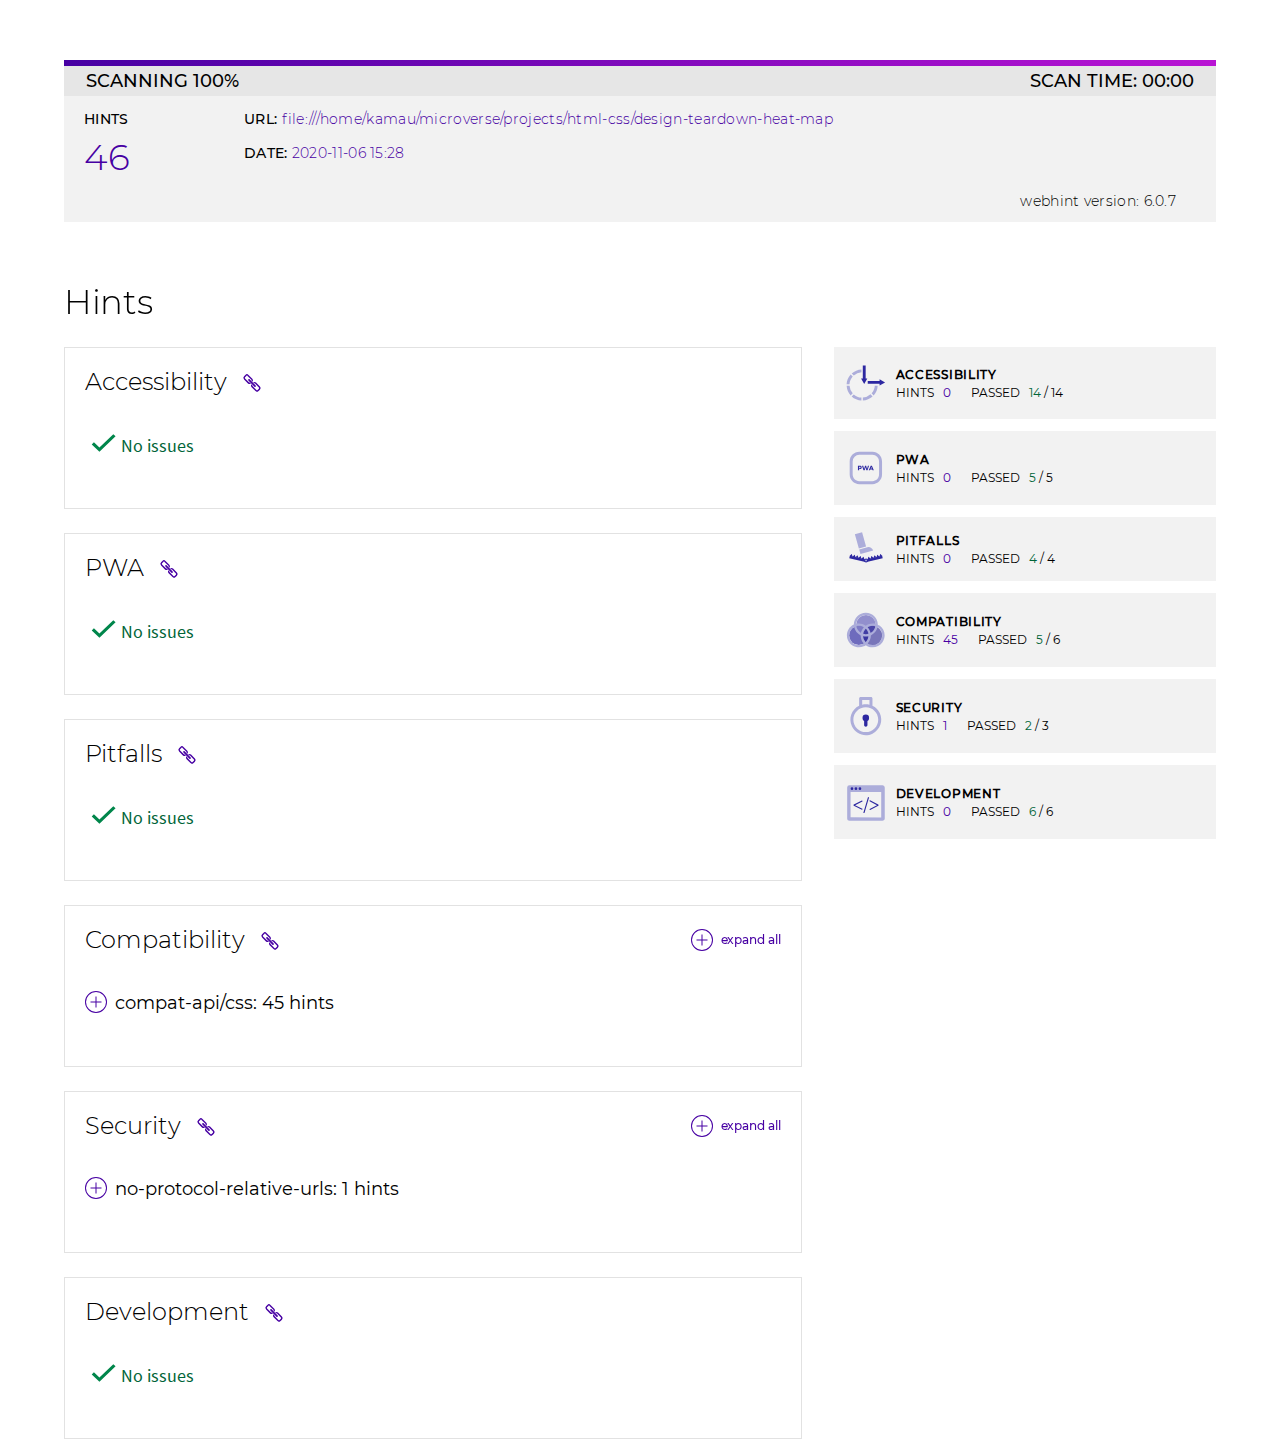
<file: hint-report/file--home-kamau-Microverse-Projects-HTML-CSS-Design-Teardown-Heat-map.html>
<!DOCTYPE html>
<html lang="en">
<head>
    <meta charset="utf-8">
    <title>Webhint</title>
    <meta name="viewport" content="width=device-width, initial-scale=1">
    
    
        <link rel="icon" href="[data-uri]">
    



    
        <style>
            /* Content from file: styles/fonts.css */
            @font-face {
    font-family: "Montserrat";
    font-style: normal;
    font-weight: 300;
    src: local("Montserrat Light"), local("Montserrat-Light"), url('[data-uri]') format("woff2"), url('[data-uri]') format("woff");
    unicode-range: U+0000-00FF, U+0131, U+0152-0153, U+02BB-02BC, U+02C6, U+02DA, U+02DC, U+2000-206F, U+2074, U+20AC, U+2122, U+2191, U+2193, U+2212, U+2215, U+FEFF, U+FFFD;
}

@font-face {
    font-family: "Montserrat";
    font-style: normal;
    font-weight: 400;
    src: local("Montserrat Regular"), local("Montserrat-Regular"), url('[data-uri]') format("woff2"), url('[data-uri]') format("woff");
    unicode-range: U+0000-00FF, U+0131, U+0152-0153, U+02BB-02BC, U+02C6, U+02DA, U+02DC, U+2000-206F, U+2074, U+20AC, U+2122, U+2191, U+2193, U+2212, U+2215, U+FEFF, U+FFFD;
}

@font-face {
    font-family: "Montserrat";
    font-style: normal;
    font-weight: 500;
    src: local("Montserrat Medium"), local("Montserrat-Medium"), url('[data-uri]') format("woff2"), url('[data-uri]') format("woff");
    unicode-range: U+0000-00FF, U+0131, U+0152-0153, U+02BB-02BC, U+02C6, U+02DA, U+02DC, U+2000-206F, U+2074, U+20AC, U+2122, U+2191, U+2193, U+2212, U+2215, U+FEFF, U+FFFD;
}

@font-face {
    font-family: "Source Sans Pro";
    font-style: normal;
    font-weight: 400;
    src: local("Source Sans Pro Regular"), local("SourceSansPro-Regular"), url('[data-uri]') format("woff2"), url('[data-uri]') format("woff");
    unicode-range: U+0000-00FF, U+0131, U+0152-0153, U+02BB-02BC, U+02C6, U+02DA, U+02DC, U+2000-206F, U+2074, U+20AC, U+2122, U+2191, U+2193, U+2212, U+2215, U+FEFF, U+FFFD;
}

        </style>
    
        <style>
            /* Content from file: styles/base.css */
            /*
 *	BASE
 * =============================================
 */

* {
    box-sizing: border-box;
    margin: 0;
    padding: 0;
}

a {
    text-decoration: none;
}

a:hover {
    text-decoration: underline;
}

button, input, select {
    font: inherit;
}

img {
    border: 0;
}

/* Style focusable elements that need focus ring. Others reset and receive border styles in controls/color.css */
a:focus,
li:focus,
ul:focus,
button:focus,
summary:focus,
[tabindex="0"]:focus {
    outline: 1px dashed;
}

/*
Vertical rhythm
Sets a margin on select block level elements that have a previous sibling.
 */

* + p,
* + ol,
* + ul,
* + dl,
* + fieldset,
* + label,
* + pre,
* + blockquote,
* + img {
    margin-top: 2.4rem;
}

        </style>
    
        <style>
            /* Content from file: styles/controls.css */
            /*
 * BUTTONS
 * ---------------------------------------------
 */

button,
a.button {
    min-width: 16rem;
    max-width: 100%;
    border: 1px solid transparent;

    /* needed to override Chrome styles */
    border-radius: 0;
    padding: 1.2rem 1.6rem;

    color: #fff;
    letter-spacing: .1rem;
    text-transform: uppercase;

    overflow: hidden;
    white-space: nowrap;
    text-overflow: ellipsis;

    /* needed for .button as doesn’t always get default control behaviours */
    display: inline-block;
    text-align: center;
    cursor: pointer;
}

button:hover,
button:focus,
.button:hover,
.button:focus {
    border-color: hsla(0, 0%, 0%, .4);
}

button:active,
.button:active {
    border-color: transparent;
    background-color: hsla(0, 0%, 0%, .4);
}

        </style>
    
        <style>
            /* Content from file: styles/type.css */
            /*
 * TYPOGRAPHY
 * =============================================
 */

/*
    Base font size: 10px for easy rem to px conversion.
    Use % so if user increases their default font-size, it doesn’t wipe that out
*/
html {
    font-size: 62.5%;
}

/* use em rather than rem due to IE9–10 rem in font shorthand bug. */
body {
    font: 1.8em/1.4 base, "Source Sans Pro", Verdana, sans-serif;
}

/*	Headings and Captions */

/* only elements get top margin. Semantic classes only get the font/text styles */
h1,
h2,
h3,
h4,
h5,
button,
legend,
.headline,
.heading,
.subheading,
.title,
.subtitle,
.subtitle--alt,
.caption--alt,
.button,
.button--alt,
.scan-heading,
.category,
.rule-list,
.rule-title,
.rule-tile__category,
[class*="-badge"],
.scan-overview,
.docs-button,
.anchor-top,
.feature__cta {
    font-family: "Montserrat", sans-serif;
}


h1,
h2,
.headline,
.heading,
.scan-heading {
    letter-spacing: -.01em;

    position: relative;
    max-width: 64rem;
    z-index: 1;
}

.headline::before,
.heading::before {
    content: "";
    position: absolute;
    left: 0;
    top: -.5rem;
    height: .5rem;
    width: 5rem;
}

h1,
h2,
h3,
h6,
caption,
.headline,
.heading,
.subheading,
.title,
.subcaption {
    font-weight: 300;
    line-height: 1.2;
}

h3,
h4,
.title,
.subtitle,
.subtitle--alt {
    font-weight: 300;
}

h2,
.subheading {
    font-size: 2.6rem;
}

h3,
.title,
.scan-heading {
    font-size: 2rem;
}

h4,
caption,
.subtitle {
    font-size: 1.8rem;
}

@media (min-width: 48em) {

    h2,
    .subheading {
        font-size: 3.4rem;
    }

    h3,
    .title {
        font-size: 2.4rem;
    }

    h4,
    caption,
    .subtitle {
        font-size: 2rem;
    }

}

/* Maximum line lengths */
details,
p,
li {
    max-width: 64rem;
}

        </style>
    
        <style>
            /* Content from file: styles/layouts.css */
            /*
 * LAYOUTS
 * =============================================
 * @Dependencies: base.css, structure.css
 */

.container::after,
.layout::after,
.module::after {
    display: block;
    clear: both;
    content: "";
}

.layout {
    margin-right: 0;
    margin-left: 0;
}

.module {
    margin-top: 2.4rem;
    width: 100%;
}

.module:first-child {
    margin-top: 0;
}

@media (min-width: 33.75em) {

    .layout {
        margin-right: -1.2rem;
        margin-left: -1.2rem;
    }

    .module {
        float: left;
        padding-right: 1.2rem;
        padding-left: 1.2rem;
    }

}

@media (min-width: 48em) {

    .layout {
        margin-left: -1.6rem;
        margin-right: -1.6rem;
    }

    .module {
        padding-right: 1.6rem;
        padding-left: 1.6rem;
    }

}

/* Primary + Secondary */

@media (min-width: 48em) {

    .module--primary,
    .module--secondary {
        float: left;
        width: 50%;
        margin-top: 0;
    }

    .layout--basic--alt .module--secondary,
    .layout--basic--offset--alt .module--secondary {
        float: right;
    }

}

@media (min-width: 60em) {

    .layout--basic .module--primary,
    .layout--basic--alt .module--primary {
        width: 62.5%;
    }

    .layout--basic .module--secondary,
    .layout--basic--alt .module--secondary {
        width: 33.333%;
    }

    .layout--basic--offset .module--primary,
    .layout--basic--offset--alt .module--primary {
        width: 58.333%;
    }

    .layout--basic--offset .module--secondary,
    .layout--basic--offset--alt .module--secondary {
        width: 37.5%;
    }

}

        </style>
    
        <style>
            /* Content from file: styles/structure.css */
            /*
 * BASIC STRUCTURE
 * =============================================
 * @Dependencies: base.css
 */

body {
    overflow-x: hidden;
}

/* Limit widths */
hr,
.container {
    max-width: 144rem;
}

/* Standard sections and subsections */
.section,
hr {
    margin-top: 4.8rem;
}



/*
Containing element goes INSIDE sections,
as some sections are full-bleed on the page.
 */

.container {
    width: 100%;
    padding-right: 1rem;
    padding-left: 1rem;
}

.container .container,
.container hr {
    width: auto;
}

@media (min-width: 48em) {

    .content > header,
    .section,
    hr {
        margin-top: 6rem;
    }

}

/* @TODO: Revert to 56.2em when extensions is removed from header */
@media (min-width: 58em) {

    hr,
    .container {
        width: 90%;
        margin-right: auto;
        margin-left: auto;
        padding-right: 0;
        padding-left: 0;
    }

}

        </style>
    
        <style>
            /* Content from file: styles/anchor-top.css */
            a.anchor-top {
    position: fixed;
    right: 2.4rem;
    bottom: 2.4rem;

    width: 5rem;
    height: 6rem;

    padding: 3.3rem 1.2rem 1rem 1.2rem;

    font-size: 1.3rem;
    background: hsla(266, 100%, 32%, .7);
    color: #fff;
    text-transform: uppercase;

    border-radius: .4rem;
}

a.anchor-top:hover, a.anchor-top:focus {
    background: hsla(266, 100%, 32%, .8);
    text-decoration: none;
}

a.anchor-top:focus {
    outline: 1px dashed #4700a3;
}

a.anchor-top:active {
    background: hsla(266, 100%, 32%, 1);
}

a.anchor-top::before {
    content: url('[data-uri]');
    display: inline-block;
    position: absolute;
    width: 2.5rem;
    top: 1.4rem;
    left: 0;
    padding: 0 1.25rem;
}

        </style>
    
        <style>
            /* Content from file: styles/scan/scan-results.css */
            /*
* SCAN RESULTS
* =============================================
* @Dependencies: base.css, structure.css, type.css
*/

.menu-open {
    overflow: hidden;
}

/* SCAN OVERVIEW */

.scan-overview {
    margin-bottom: 2.4rem;
    width: 100%;
}

.scan-overview__status {
    background-color: #e6e6e6;
    display: flex;
    font-size: 1.8rem;
    font-weight: 500;
    justify-content: space-between;
    line-height: 1.8rem;
    margin: 0;
    padding: 1.2rem 2.2rem .6rem;
    position: relative;
    text-transform: uppercase;
}

.scan-overview__status * {
    margin-top: 0;
}

.scan-overview__progress-bar {
    background-image: linear-gradient(270deg, #4700a3, #b914d4);
    background-size: 300%;
    height: 6px;
    left: 0;
    position: absolute;
    top: 0;
    transition: width 1s 0s linear;
    width: 0;
    animation: progressBarAnimation 2s ease infinite;
}

.scan-overview__progress-bar.end-animation {
    animation: none;
    background-size: 100%;
    background-image: linear-gradient(to right, #4700a3, #b914d4);
}

@keyframes progressBarAnimation {

    0% {
        background-position: 0% 50%
    }
    50% {
        background-position: 100% 50%
    }
    100% {
        background-position: 0% 50%
    }

}

.scan-overview--details {
    background-color: #f2f2f2;
    padding: 1.4rem 2rem;
    position: relative;
}

.scan-overview--debug-details {
    display: flex;
}

.scan-overview__scan-time {
    display: none;
    margin: 0;
}

.scan-overview--version {
    margin-right: 2rem;
}

.scan-overview--version .scan-overview__subheader,
.scan-overview--config .scan-overview__subheader {
    text-transform: none;
}

.scan-overview__subheader {
    font-size: 1.4rem;
    font-weight: 500;
    letter-spacing: .03rem;
    margin-top: 1.4rem;
    max-width: none;
    text-transform: uppercase;
}

.scan-overview__subheader span {
    color: #4700a3;
    font-weight: 300;
}

.scan-overview--debug-details .scan-overview__subheader {
    color: #000;
    font-weight: 300;
}

.scan-overview--debug-details .scan-overview__subheader span {
    color: #000;
}

.overview--url__url {
    text-transform: lowercase;
}

[class*="scan-overview__body--"] {
    font-size: 4.8rem;
    font-weight: 200;
    letter-spacing: .03rem;
    margin-right: 1rem;
    margin-top: .2rem;
    min-width: 15rem;
    text-transform: uppercase;
}

.scan-overview__body--purple {
    color: #4700a3;
}

.scan-overview__body__permalink {
    overflow-wrap: break-word;
    word-wrap: break-word;
}

.scan-overview__body__permalink .permalink-content {
    text-transform: none;
}

.permalink-copy {
    background-color: transparent;
    font-weight: 300;
    min-width: 2rem;
    padding: 0;
    text-align: left;
    white-space: normal;
}

.permalink-copy img {
    vertical-align: middle;
    width: 2rem;
}

.scan-overview__body__link {
    color: #000;
    display: inline-block;
    font-weight: 300;
}

@media (min-width: 33.75em) {

    .scan-overview--details {
        display: flex;
        justify-content: flex-start;
        padding-bottom: 4rem;
    }

    .scan-overview--more-details {
        display: flex;
        flex-wrap: wrap;
        justify-content: flex-start;
    }

    .scan-overview--scan-links {
        margin-right: 2rem;
    }

    .scan-overview__scan-time {
        display: block;
    }

    .scan-overview--scan-links .scan-overview__subheader {
        margin-bottom: 1.4rem;
    }

    .scan-overview--debug-details {
        bottom: 1rem;
        position: absolute;
        right: 2rem;
    }

    .scan-overview__subheader {
        margin-top: 0;
    }
}

@media (min-width: 58em) {
    [class*="scan-overview__body--"] {
        font-size: 3.6rem;
    }
}

/* OVERVIEW TILES */

.module.module--categories {
    margin-top: 0;
    width: 100%;
}

.rule-categories {
    position: fixed;
    left: 0;
    padding: 0 2rem;
    width: 100%;
    background-color: #fff;
    z-index: 5;
    bottom: calc(-100% + 5rem);
    height: calc(100% - 5rem);
    transition: bottom .5s ease-out;
}

.rule-categories.open {
    bottom: 5rem;
}

.rule-categories a {
    text-decoration: none;
}

.rule-tile--wrapper {
    border: 1px solid #979797;
    border-top: none;
    display: block;
}

.rule-tile--wrapper:first-child {
    border-top: 1px solid #979797;
}

.rule-tile {
    align-items: center;
    background-color: #f2f2f2;
    color: #000;
    display: flex;
    justify-content: space-evenly;
    padding: 1.2rem;
}

.rule-icon {
    margin-top: 0;
    max-width: 3.1rem;
    width: 100%;
}

a > .rule-tile:hover {
    background-color: rgba(64, 69, 221, 0.2);
    text-decoration: none;
}

.rule-tile__category {
    color: #000;
    flex: 1;
    font-size: 1.2rem;
    font-weight: 600;
    letter-spacing: .07rem;
    margin: 0 0 0 1rem;
    max-width: 19rem;
    text-transform: uppercase;
    white-space: nowrap;
}

.rule-tile__hints {
    color: #4700a3;
}

.rule-tile__passed {
    color: #006538;
}

.rule-tile__info {
    align-items: center;
    display: flex;
    flex-grow: 1;
    justify-content: space-between;
}

.rule-tile__results {
    display: flex;
    flex: 1;
    justify-content: space-around;
}

.rule-tile__result-wrapper {
    margin-left: 2.4rem;
    text-align: center;
}

.rule-tile__result-wrapper p {
    margin: 0;
}

.rule-tile__sub-category {
    /* move to type.css */
    font-family: "Montserrat", sans-serif;
    font-size: 1.4rem;
    font-weight: 500;
    flex: 1;
    text-transform: uppercase;
}

.show-categories {
    background-color: #4713a0;
    bottom: 0;
    height: 5rem;
    left: 0;
    position: fixed;
    text-transform: uppercase;
    width: 100%;
    z-index: 10;
}


@media (min-width: 33.75em) {

    .module.module--categories {
        float: none;
    }

    .rule-tile__category {
        font-size: 1.4rem;
    }

    .rule-tile__sub-category {
        font-size: 1.6rem;
        font-weight: 400;
    }

    .rule-icon {
        max-width: 4rem;
        max-height: 5rem;
    }

}

@media (min-width: 48em) {

    .module.module--categories {
        float: right;
        margin-top: 2.4rem;
        position: sticky;
        top: 1rem;
        width: 35%;
    }

    .module.module--results {
        width: 65%;
    }
    .show-categories {
        display: none;
    }

    .rule-categories {
        display: block;
        padding: 0;
        position: static;
    }

    .rule-tile {
        margin: 0 0 1.2rem;
    }

    .rule-tile--wrapper {
        border: none;
    }

    .rule-tile--wrapper:first-child {
        border-top: none;
    }

}

@media (min-width: 48em) and (max-width: 82.5em) {

    .rule-tile__info {
        flex-direction: column;
        justify-content: center;
        align-items: start;
    }

    .rule-tile__category {
        font-size: 1.2rem;
    }

    .rule-tile__results {
        justify-content: start;
        line-height: 1.3rem;
        margin-left: 1rem;
        width: 100%;
    }

    .rule-tile__result-wrapper {
        margin: 0;
    }

    .rule-tile__result-wrapper:first-child {
        margin-right: 2rem;
    }

    .rule-tile__result-wrapper p {
        display: inline-block;
    }

    .rule-tile__result-wrapper p span {
        margin-left: .5rem;
    }

    .rule-tile__sub-category {
        font-size: 1.2rem;
    }

}

/* SCAN DETAILS */

.rule-result {
    border: 1px solid #e2e2e2;
    margin-top: 2.4rem;
    padding: 2rem;
}

.rule-result--category {
    align-items: center;
    display: flex;
    justify-content: space-between;
    margin-bottom: 3.6rem;
}

.hint-link::after {
	position: absolute;
	content: url('[data-uri]');
	display: inline-block;
	width: 2rem;
	margin-top: .3rem;
	margin-left: 1.5rem;
}

.button-expand-all {
    background: rgba(255, 255, 255, 0) url('[data-uri]') 0 0 no-repeat;
    border: 0;
    color: #4700a3;
    font-size: 1.2rem;
    font-weight: 500;
    height: 2.2rem;
    letter-spacing: -.1px;
    line-height: 2.2rem;
    min-width: 0;
    padding: 0 0 0 3rem;
    position: relative;
}

.button-expand-all.closed {
    background-position: 0 -2.2rem;
}

.rule-result h3 {
    display: flex;
    text-transform: capitalize;
}

.rule-result--details {
    /* display: block; is necessary for Edge */
    display: block;
    margin-bottom: 3rem;
    max-width: none;
    width: 100%;
}

.rule-result--details > .rule-content {
    display: none;
}

.rule-result--details[open] > .rule-content {
    display: block;
}

.rule-title {
    cursor: pointer;
    font-size: 1.8rem;
    font-weight: 400;
    padding-left: 3rem;
    list-style: none;
}

.rule-title::-webkit-details-marker {
    display: none;
}

.rule-title::before {
    background: url('[data-uri]') no-repeat 0 -22px;
    content: "";
    height: 22px;
    position: absolute;
    width: 22px;
    margin-left: -3rem;
}

.rule-result--details[open] .rule-title::before {
    background-position: 0 0;
}

.rule-content {
    border-top: 1px solid #979797;
    display: flex;
    flex-flow: column;
    margin-top: .8rem;
}

.rule-result--details__hint-number {
    color: #4700a3;
}

.rule-result--details__hint-link,
.rule-result--details__hint-link:visited {
    color: #4700a3;
}

.rule-doc-buttons {
    background-color: #fff;
    padding-top: 1rem;
    position: sticky;
    top: 0;
    z-index: 1;
}

.rule-doc-button {
    background: #4700a3;
    display: inline-block;
    font-size: 1.4rem;
    font-weight: 500;
    padding: .6rem 3.5rem .6rem 1rem;
    position: relative;
    text-decoration: none;
}

.rule-doc-button,
.rule-doc-button:visited {
    color: #fff;
}

.rule-doc-button:nth-child(2) {
    margin-left: 1rem;
}

.rule-doc-icon {
    background: url('[data-uri]') no-repeat right center;
    height: 100%;
    position: absolute;
    right: 1rem;
    top: 0;
    width: 20px;
}

button {
    text-transform: none;
}

.rule-result--details__body {
    padding: 1.4rem 0;
    margin-left: 3rem;
}

.rule-result--details__body p {
    overflow-wrap: break-word;
    word-wrap: break-word;
}

.rule-result--details__body > * {
    margin-top: 2rem;
}

.rule-result--details__body code {
    background-color: hsla(238, 65%, 90%, .6);
    border-radius: .3rem;
    padding: .2rem .4rem;
}

.rule-result__code {
    background-color: #f4f4f4;
    margin-top: 3rem;
    padding: 2.4rem;
    /* Hanlde long urls */
    overflow-wrap: break-word;
    word-wrap: break-word;
    -ms-word-break: break-all;
    word-break: break-word;
    /* Adds a hyphen where the word breaks, if supported (No Blink) */
    -ms-hyphens: auto;
    -moz-hyphens: auto;
    -webkit-hyphens: auto;
    hyphens: auto;
}

.rule-result__code code {
    background-color: #f4f4f4;
}

/* RULE RESULT MESSAGES */

.rule-result__message--compiling {
    color: #4700a3;
    margin-top: -2.6rem;
}

.rule-result__message--compiling p,
.rule-result__message--compiling__loader {
    display: inline-block;
}

.rule-result__message--compiling p {
    padding-left: 1.6rem;
}

.rule-result__message--compiling__loader {
    animation: spin 2s linear infinite;
    border: 3px solid #f3f3f3;
    border-radius: 50%;
    border-top: 3px solid #4700a3;
    height: 2.5rem;
    width: 2.5rem;
}

/* RESULTS LOADER ANIMATION */

@keyframes spin {

    0% {
        transform: rotate(0deg);
    }
    100% {
        transform: rotate(360deg);
    }

}

.rule-result__message--passed {
    color: #006538;
    padding-left: 3.6rem;
}

.rule-result__message--passed::before {
    content: url('[data-uri]');
    height: .5rem;
    position: absolute;
    width: 2.5rem;
    margin-left: -3rem;
}

/* INTEGRATION MESSAGES */

.rule-result--details__footer-msg {
    margin: 2.4rem 0 2.4rem 3rem;
}

.rule-result--details__footer-msg p {
    display: inline-block;
}

.rule-result--details__footer-msg img {
    margin-left: 1.2rem;
    margin-top: 0;
    vertical-align: middle;
    width: 15rem;
}

.rule-result--details__footer-msg img.axe-logo {
    width: 7rem;
}

/* SCAN QUEUE */

.scan-queue-bg-wrap {
    background-color: #3035a6;
    color: #fff;
    padding-bottom: 6rem;
}

.scan-queue-bg-wrap .breadcrumb ul,
.scan-queue-bg-wrap .breadcrumb ul a,
.scan-queue-bg-wrap > .subtitle {
    color: #fff;
}

.scan-queue__permalink {
    background-color: #fff;
    color: #000;
    max-width: 64rem;
    margin: 2.4rem 0;
    padding: 2.4rem;
    word-break: break-all;
}

/* SCAN ERROR */

.scanner-cta {
    position: relative;
}

.scanner-cta__link::after {
    content: url('[data-uri]');
    display: inline-block;
    left: 21rem;
    margin-top: .2rem;
    position: absolute;
    width: .8rem;
}

.scan-error {
    margin-top: 2.4rem;
}

/* PRINT STYLES */

@media print {

    .rule-categories {
        position: relative;
        margin: 1.2rem 0 0 0;
        padding: 0;
    }

    .show-categories {
        display: none;
    }

    .rule-tiles {
        padding: .6rem 1.2rem;
    }

    .button-expand-all {
        display: none;
    }

    .rule-doc-buttons {
        position: relative;
    }

    .rule-doc-button,
    .rule-doc-button:nth-child(2) {
        border: 1px solid #4700a3;
        color: #4700a3;
        background-color: #fff;
        padding: .6rem;
    }

    .rule-doc-icon {
        display: none;
    }

    .rule-result--details,
    .rule-result--details__hint-link,
    .rule-result--details__footer-msg {
        font-size: 75%;
    }

    .rule-result--details__body {
        border-top: 1px solid #d6d6d6;
    }

    .rule-content div:nth-child(2) {
        border-top: none;
    }

    .rule-result--details__body p {
        margin: .6rem 0 0 0;
    }

    .rule-result__code {
        border: 1px solid #d6d6d6;
        margin: 1.2rem 0 0 0;
        padding: 1.2rem;
    }

    .rule-result--details__footer-msg {
        margin: .6rem 0 1.2rem 3rem;
    }

    .rule-result--details__footer-msg img.axe-logo {
        width: 3rem;
    }

    .rule-title {
        padding-left: 0;
    }

    .hint-link::after,
    .rule-title::before {
        display: none;
    }

}

        </style>
    
        <style>
            /* Content from file: styles/highlight/default.min.css */
            .hljs{display:block;overflow-x:auto;padding:0.5em;background:#F0F0F0}.hljs,.hljs-subst{color:#444}.hljs-comment{color:#888888}.hljs-keyword,.hljs-attribute,.hljs-selector-tag,.hljs-meta-keyword,.hljs-doctag,.hljs-name{font-weight:bold}.hljs-type,.hljs-string,.hljs-number,.hljs-selector-id,.hljs-selector-class,.hljs-quote,.hljs-template-tag,.hljs-deletion{color:#880000}.hljs-title,.hljs-section{color:#880000;font-weight:bold}.hljs-regexp,.hljs-symbol,.hljs-variable,.hljs-template-variable,.hljs-link,.hljs-selector-attr,.hljs-selector-pseudo{color:#BC6060}.hljs-literal{color:#78A960}.hljs-built_in,.hljs-bullet,.hljs-code,.hljs-addition{color:#397300}.hljs-meta{color:#1f7199}.hljs-meta-string{color:#4d99bf}.hljs-emphasis{font-style:italic}.hljs-strong{font-weight:bold}
        </style>
    
</head>
<body>
    <div class="section container">
    <div class="scan-overview" data-id="1604676482761" id="main">
        <div class="scan-overview__status">
            <div id="scan-percentage-bar" class="scan-overview__progress-bar end-animation" style="width: 100%"></div>
            <p>scanning <span id="scan-percentage">100%</span></p>
            <p class="scan-overview__scan-time">
                scan time: <span id="scan-time">00:00</span>
            </p>
        </div>
        <div class="scan-overview--details">
            <div class="scan-overview--hints">
                <p class="scan-overview__subheader">hints</p>
                <p class="scan-overview__body--purple large" id="total-hints">46</p>
            </div>
            <div class="scan-overview--more-details">
                <div class="scan-overview--scan-links">
                    <div class="scan-overview--url">
                        <p class="scan-overview__subheader">url: <span class="overview--url__url">file:///home/kamau/Microverse/Projects/HTML-CSS/Design-Teardown-Heat-map</span></p>
                    </div>
                    
                        <div class="scan-overview--time-stamp">
                            <p class="scan-overview__subheader">Date: <span id="scan-date" class="overview--time-stamp__time-stamp" data-date="2020-11-06T15:28:02.340Z">2020-11-06T15:28:02.340Z</span></p>
                        </div>
                    
                </div>
                
            </div>
            <div class="scan-overview--debug-details">
                <div class="scan-overview--version">
                    <p class="scan-overview__subheader">webhint version: <span id="version">6.0.7</span></p>
                </div>
                
            </div>
        </div>
    </div>
    
    <section id="results-container" class="section container" aria-labelledby="hints" aria-live="polite">
        <h2 id="hints">Hints</h2>
        <div class="layout layout--basic--offset--alt">
            <div class="module module--secondary module--categories">
                <button aria-control="categories-list" class="show-categories" id="show-categories">Jump to category</button>
                <div class="rule-categories" id="categories-list">
                                            <a class="rule-tile--wrapper" id="summary-accessibility" href="#category-accessibility">
    <div class="rule-tile">
        <img src="[data-uri]" class="rule-icon" alt="" role="presentation">
        <div class="rule-tile__info">
            <p class="rule-tile__category">Accessibility</p>
            <div class="rule-tile__results">
                <div class="rule-tile__result-wrapper">
                    <p class="rule-tile__sub-category">hints</p>
                    <p class="rule-tile__sub-category rule-tile__hints"><span>0</span></p>
                </div>
                <div class="rule-tile__result-wrapper">
                    <p class="rule-tile__sub-category">passed</p>
                    <p class="rule-tile__sub-category"><span class="rule-tile__passed">14</span>&nbsp;/&nbsp;14</p>
                </div>
            </div>
        </div>
    </div>
</a>

                                            <a class="rule-tile--wrapper" id="summary-pwa" href="#category-pwa">
    <div class="rule-tile">
        <img src="[data-uri]" class="rule-icon" alt="" role="presentation">
        <div class="rule-tile__info">
            <p class="rule-tile__category">PWA</p>
            <div class="rule-tile__results">
                <div class="rule-tile__result-wrapper">
                    <p class="rule-tile__sub-category">hints</p>
                    <p class="rule-tile__sub-category rule-tile__hints"><span>0</span></p>
                </div>
                <div class="rule-tile__result-wrapper">
                    <p class="rule-tile__sub-category">passed</p>
                    <p class="rule-tile__sub-category"><span class="rule-tile__passed">5</span>&nbsp;/&nbsp;5</p>
                </div>
            </div>
        </div>
    </div>
</a>

                                            <a class="rule-tile--wrapper" id="summary-pitfalls" href="#category-pitfalls">
    <div class="rule-tile">
        <img src="[data-uri]" class="rule-icon" alt="" role="presentation">
        <div class="rule-tile__info">
            <p class="rule-tile__category">Pitfalls</p>
            <div class="rule-tile__results">
                <div class="rule-tile__result-wrapper">
                    <p class="rule-tile__sub-category">hints</p>
                    <p class="rule-tile__sub-category rule-tile__hints"><span>0</span></p>
                </div>
                <div class="rule-tile__result-wrapper">
                    <p class="rule-tile__sub-category">passed</p>
                    <p class="rule-tile__sub-category"><span class="rule-tile__passed">4</span>&nbsp;/&nbsp;4</p>
                </div>
            </div>
        </div>
    </div>
</a>

                                            <a class="rule-tile--wrapper" id="summary-compatibility" href="#category-compatibility">
    <div class="rule-tile">
        <img src="[data-uri]" class="rule-icon" alt="" role="presentation">
        <div class="rule-tile__info">
            <p class="rule-tile__category">Compatibility</p>
            <div class="rule-tile__results">
                <div class="rule-tile__result-wrapper">
                    <p class="rule-tile__sub-category">hints</p>
                    <p class="rule-tile__sub-category rule-tile__hints"><span>45</span></p>
                </div>
                <div class="rule-tile__result-wrapper">
                    <p class="rule-tile__sub-category">passed</p>
                    <p class="rule-tile__sub-category"><span class="rule-tile__passed">5</span>&nbsp;/&nbsp;6</p>
                </div>
            </div>
        </div>
    </div>
</a>

                                            <a class="rule-tile--wrapper" id="summary-security" href="#category-security">
    <div class="rule-tile">
        <img src="[data-uri]" class="rule-icon" alt="" role="presentation">
        <div class="rule-tile__info">
            <p class="rule-tile__category">Security</p>
            <div class="rule-tile__results">
                <div class="rule-tile__result-wrapper">
                    <p class="rule-tile__sub-category">hints</p>
                    <p class="rule-tile__sub-category rule-tile__hints"><span>1</span></p>
                </div>
                <div class="rule-tile__result-wrapper">
                    <p class="rule-tile__sub-category">passed</p>
                    <p class="rule-tile__sub-category"><span class="rule-tile__passed">2</span>&nbsp;/&nbsp;3</p>
                </div>
            </div>
        </div>
    </div>
</a>

                                            <a class="rule-tile--wrapper" id="summary-development" href="#category-development">
    <div class="rule-tile">
        <img src="[data-uri]" class="rule-icon" alt="" role="presentation">
        <div class="rule-tile__info">
            <p class="rule-tile__category">Development</p>
            <div class="rule-tile__results">
                <div class="rule-tile__result-wrapper">
                    <p class="rule-tile__sub-category">hints</p>
                    <p class="rule-tile__sub-category rule-tile__hints"><span>0</span></p>
                </div>
                <div class="rule-tile__result-wrapper">
                    <p class="rule-tile__sub-category">passed</p>
                    <p class="rule-tile__sub-category"><span class="rule-tile__passed">6</span>&nbsp;/&nbsp;6</p>
                </div>
            </div>
        </div>
    </div>
</a>

                    
                </div>
            </div>
            <div class="module module--primary module--results">
                                    <section class="rule-result" id="accessibility">
    <div class="rule-result--category">
        <h3 id="category-accessibility">Accessibility <a href="#category-accessibility" class="hint-link" title="Accessibility"></a></h3>
        
    </div>
    
        <div class="rule-result--details">
    <div class="rule-result__message--passed">
        <p>No issues</p>
    </div>
</div>

    
</section>

                                    <section class="rule-result" id="pwa">
    <div class="rule-result--category">
        <h3 id="category-pwa">PWA <a href="#category-pwa" class="hint-link" title="PWA"></a></h3>
        
    </div>
    
        <div class="rule-result--details">
    <div class="rule-result__message--passed">
        <p>No issues</p>
    </div>
</div>

    
</section>

                                    <section class="rule-result" id="pitfalls">
    <div class="rule-result--category">
        <h3 id="category-pitfalls">Pitfalls <a href="#category-pitfalls" class="hint-link" title="Pitfalls"></a></h3>
        
    </div>
    
        <div class="rule-result--details">
    <div class="rule-result__message--passed">
        <p>No issues</p>
    </div>
</div>

    
</section>

                                    <section class="rule-result" id="compatibility">
    <div class="rule-result--category">
        <h3 id="category-compatibility">Compatibility <a href="#category-compatibility" class="hint-link" title="Compatibility"></a></h3>
        
            <button title="expand" class="button-expand-all expanded">close all</button>

        
    </div>
    
        
            <details open class="rule-result--details" id="compat-api/css" aria-expanded="true" role="group">
    <summary class="rule-title" title="show compat-api/css&#39;s result details" role="button">compat-api/css: 45 hints</summary>
    <div class="rule-content">
        
        <div class="rule-doc-buttons">
            <a class="rule-doc-button" rel="noopener noreferrer" target="_blank" href="https://webhint.io/docs/user-guide/hints/hint-compat-api/css/#why-is-this-important"
                title="compat-api/css - Why is this important">
                Why is this important <span class="rule-doc-icon"></span>
            </a>

            <a class="rule-doc-button" rel="noopener noreferrer" target="_blank" href="https://webhint.io/docs/user-guide/hints/hint-compat-api/css/#examples-that-pass-the-hint"
                title="compat-api/css - How to fix it">
                How to fix it <span class="rule-doc-icon"></span>
            </a>
        </div>
        
        
            <div class="rule-result--details__body">
                <p id="hint-compat-api/css-1">
                    <span class="rule-result--details__hint-number">hint #1:</span> &#39;display: grid&#39; is not supported by Internet Explorer. Add &#39;display: -ms-grid&#39; to support Internet Explorer 10+. <a href="#hint-compat-api/css-1" class="hint-link" title="compat-api/css: hint #1"></a>
                </p>
                
                <p>
                    <a class="rule-result--details__hint-link" target="_blank" rel="noopener noreferrer" href="file:///home/kamau/Microverse/Projects/HTML-CSS/Design-Teardown-Heat-map/style.css">
                        file:///home/kamau/Microv … ardown-Heat-map/style.css
                    </a>
                </p>
                
                
                <div class="rule-result__code">
                    <code class="css">.wrapper {
    display: grid;
}</code>
                </div>
                
            </div>
            
        
            <div class="rule-result--details__body">
                <p id="hint-compat-api/css-2">
                    <span class="rule-result--details__hint-number">hint #2:</span> &#39;grid-template-areas&#39; is not supported by Internet Explorer. <a href="#hint-compat-api/css-2" class="hint-link" title="compat-api/css: hint #2"></a>
                </p>
                
                <p>
                    <a class="rule-result--details__hint-link" target="_blank" rel="noopener noreferrer" href="file:///home/kamau/Microverse/Projects/HTML-CSS/Design-Teardown-Heat-map/style.css">
                        file:///home/kamau/Microv … ardown-Heat-map/style.css
                    </a>
                </p>
                
                
                <div class="rule-result__code">
                    <code class="css">.wrapper {
    grid-template-areas: &#34;row1&#34;
      &#34;row2&#34;
      &#34;row3&#34;
      &#34;row4&#34;
      &#34;row5&#34;
      &#34;row6&#34;
      &#34;row7&#34;
      &#34;row8&#34;;
}</code>
                </div>
                
            </div>
            
        
            <div class="rule-result--details__body">
                <p id="hint-compat-api/css-3">
                    <span class="rule-result--details__hint-number">hint #3:</span> &#39;display: grid&#39; is not supported by Internet Explorer. Add &#39;display: -ms-grid&#39; to support Internet Explorer 10+. <a href="#hint-compat-api/css-3" class="hint-link" title="compat-api/css: hint #3"></a>
                </p>
                
                <p>
                    <a class="rule-result--details__hint-link" target="_blank" rel="noopener noreferrer" href="file:///home/kamau/Microverse/Projects/HTML-CSS/Design-Teardown-Heat-map/style.css">
                        file:///home/kamau/Microv … ardown-Heat-map/style.css
                    </a>
                </p>
                
                
                <div class="rule-result__code">
                    <code class="css">.row1 {
    display: grid;
}</code>
                </div>
                
            </div>
            
        
            <div class="rule-result--details__body">
                <p id="hint-compat-api/css-4">
                    <span class="rule-result--details__hint-number">hint #4:</span> &#39;grid-column&#39; is not supported by Internet Explorer. <a href="#hint-compat-api/css-4" class="hint-link" title="compat-api/css: hint #4"></a>
                </p>
                
                <p>
                    <a class="rule-result--details__hint-link" target="_blank" rel="noopener noreferrer" href="file:///home/kamau/Microverse/Projects/HTML-CSS/Design-Teardown-Heat-map/style.css">
                        file:///home/kamau/Microv … ardown-Heat-map/style.css
                    </a>
                </p>
                
                
                <div class="rule-result__code">
                    <code class="css">.row1 {
    grid-column: 1/1;
}</code>
                </div>
                
            </div>
            
        
            <div class="rule-result--details__body">
                <p id="hint-compat-api/css-5">
                    <span class="rule-result--details__hint-number">hint #5:</span> &#39;grid-area&#39; is not supported by Internet Explorer. <a href="#hint-compat-api/css-5" class="hint-link" title="compat-api/css: hint #5"></a>
                </p>
                
                <p>
                    <a class="rule-result--details__hint-link" target="_blank" rel="noopener noreferrer" href="file:///home/kamau/Microverse/Projects/HTML-CSS/Design-Teardown-Heat-map/style.css">
                        file:///home/kamau/Microv … ardown-Heat-map/style.css
                    </a>
                </p>
                
                
                <div class="rule-result__code">
                    <code class="css">.row1 {
    grid-area: row1;
}</code>
                </div>
                
            </div>
            
        
            <div class="rule-result--details__body">
                <p id="hint-compat-api/css-6">
                    <span class="rule-result--details__hint-number">hint #6:</span> &#39;display: grid&#39; is not supported by Internet Explorer. Add &#39;display: -ms-grid&#39; to support Internet Explorer 10+. <a href="#hint-compat-api/css-6" class="hint-link" title="compat-api/css: hint #6"></a>
                </p>
                
                <p>
                    <a class="rule-result--details__hint-link" target="_blank" rel="noopener noreferrer" href="file:///home/kamau/Microverse/Projects/HTML-CSS/Design-Teardown-Heat-map/style.css">
                        file:///home/kamau/Microv … ardown-Heat-map/style.css
                    </a>
                </p>
                
                
                <div class="rule-result__code">
                    <code class="css">.row1 {
    display: grid;
}</code>
                </div>
                
            </div>
            
        
            <div class="rule-result--details__body">
                <p id="hint-compat-api/css-7">
                    <span class="rule-result--details__hint-number">hint #7:</span> &#39;grid-column&#39; is not supported by Internet Explorer. <a href="#hint-compat-api/css-7" class="hint-link" title="compat-api/css: hint #7"></a>
                </p>
                
                <p>
                    <a class="rule-result--details__hint-link" target="_blank" rel="noopener noreferrer" href="file:///home/kamau/Microverse/Projects/HTML-CSS/Design-Teardown-Heat-map/style.css">
                        file:///home/kamau/Microv … ardown-Heat-map/style.css
                    </a>
                </p>
                
                
                <div class="rule-result__code">
                    <code class="css">.row1 {
    grid-column: 1/1;
}</code>
                </div>
                
            </div>
            
        
            <div class="rule-result--details__body">
                <p id="hint-compat-api/css-8">
                    <span class="rule-result--details__hint-number">hint #8:</span> &#39;grid-template-columns&#39; is not supported by Internet Explorer. <a href="#hint-compat-api/css-8" class="hint-link" title="compat-api/css: hint #8"></a>
                </p>
                
                <p>
                    <a class="rule-result--details__hint-link" target="_blank" rel="noopener noreferrer" href="file:///home/kamau/Microverse/Projects/HTML-CSS/Design-Teardown-Heat-map/style.css">
                        file:///home/kamau/Microv … ardown-Heat-map/style.css
                    </a>
                </p>
                
                
                <div class="rule-result__code">
                    <code class="css">.row1 {
    grid-template-columns: 1fr 1fr;
}</code>
                </div>
                
            </div>
            
        
            <div class="rule-result--details__body">
                <p id="hint-compat-api/css-9">
                    <span class="rule-result--details__hint-number">hint #9:</span> &#39;grid-template-rows&#39; is not supported by Internet Explorer. <a href="#hint-compat-api/css-9" class="hint-link" title="compat-api/css: hint #9"></a>
                </p>
                
                <p>
                    <a class="rule-result--details__hint-link" target="_blank" rel="noopener noreferrer" href="file:///home/kamau/Microverse/Projects/HTML-CSS/Design-Teardown-Heat-map/style.css">
                        file:///home/kamau/Microv … ardown-Heat-map/style.css
                    </a>
                </p>
                
                
                <div class="rule-result__code">
                    <code class="css">.row1 {
    grid-template-rows: 100px 100px;
}</code>
                </div>
                
            </div>
            
        
            <div class="rule-result--details__body">
                <p id="hint-compat-api/css-10">
                    <span class="rule-result--details__hint-number">hint #10:</span> &#39;grid-area&#39; is not supported by Internet Explorer. <a href="#hint-compat-api/css-10" class="hint-link" title="compat-api/css: hint #10"></a>
                </p>
                
                <p>
                    <a class="rule-result--details__hint-link" target="_blank" rel="noopener noreferrer" href="file:///home/kamau/Microverse/Projects/HTML-CSS/Design-Teardown-Heat-map/style.css">
                        file:///home/kamau/Microv … ardown-Heat-map/style.css
                    </a>
                </p>
                
                
                <div class="rule-result__code">
                    <code class="css">.row1 {
    grid-area: row1;
}</code>
                </div>
                
            </div>
            
        
            <div class="rule-result--details__body">
                <p id="hint-compat-api/css-11">
                    <span class="rule-result--details__hint-number">hint #11:</span> &#39;display: grid&#39; is not supported by Internet Explorer. Add &#39;display: -ms-grid&#39; to support Internet Explorer 10+. <a href="#hint-compat-api/css-11" class="hint-link" title="compat-api/css: hint #11"></a>
                </p>
                
                <p>
                    <a class="rule-result--details__hint-link" target="_blank" rel="noopener noreferrer" href="file:///home/kamau/Microverse/Projects/HTML-CSS/Design-Teardown-Heat-map/style.css">
                        file:///home/kamau/Microv … ardown-Heat-map/style.css
                    </a>
                </p>
                
                
                <div class="rule-result__code">
                    <code class="css">.row2 {
    display: grid;
}</code>
                </div>
                
            </div>
            
        
            <div class="rule-result--details__body">
                <p id="hint-compat-api/css-12">
                    <span class="rule-result--details__hint-number">hint #12:</span> &#39;grid-column&#39; is not supported by Internet Explorer. <a href="#hint-compat-api/css-12" class="hint-link" title="compat-api/css: hint #12"></a>
                </p>
                
                <p>
                    <a class="rule-result--details__hint-link" target="_blank" rel="noopener noreferrer" href="file:///home/kamau/Microverse/Projects/HTML-CSS/Design-Teardown-Heat-map/style.css">
                        file:///home/kamau/Microv … ardown-Heat-map/style.css
                    </a>
                </p>
                
                
                <div class="rule-result__code">
                    <code class="css">.row2 {
    grid-column: 1/1;
}</code>
                </div>
                
            </div>
            
        
            <div class="rule-result--details__body">
                <p id="hint-compat-api/css-13">
                    <span class="rule-result--details__hint-number">hint #13:</span> &#39;grid-template-columns&#39; is not supported by Internet Explorer. <a href="#hint-compat-api/css-13" class="hint-link" title="compat-api/css: hint #13"></a>
                </p>
                
                <p>
                    <a class="rule-result--details__hint-link" target="_blank" rel="noopener noreferrer" href="file:///home/kamau/Microverse/Projects/HTML-CSS/Design-Teardown-Heat-map/style.css">
                        file:///home/kamau/Microv … ardown-Heat-map/style.css
                    </a>
                </p>
                
                
                <div class="rule-result__code">
                    <code class="css">.row2 {
    grid-template-columns: 1fr 1fr;
}</code>
                </div>
                
            </div>
            
        
            <div class="rule-result--details__body">
                <p id="hint-compat-api/css-14">
                    <span class="rule-result--details__hint-number">hint #14:</span> &#39;grid-template-rows&#39; is not supported by Internet Explorer. <a href="#hint-compat-api/css-14" class="hint-link" title="compat-api/css: hint #14"></a>
                </p>
                
                <p>
                    <a class="rule-result--details__hint-link" target="_blank" rel="noopener noreferrer" href="file:///home/kamau/Microverse/Projects/HTML-CSS/Design-Teardown-Heat-map/style.css">
                        file:///home/kamau/Microv … ardown-Heat-map/style.css
                    </a>
                </p>
                
                
                <div class="rule-result__code">
                    <code class="css">.row2 {
    grid-template-rows: 100px 100px;
}</code>
                </div>
                
            </div>
            
        
            <div class="rule-result--details__body">
                <p id="hint-compat-api/css-15">
                    <span class="rule-result--details__hint-number">hint #15:</span> &#39;grid-area&#39; is not supported by Internet Explorer. <a href="#hint-compat-api/css-15" class="hint-link" title="compat-api/css: hint #15"></a>
                </p>
                
                <p>
                    <a class="rule-result--details__hint-link" target="_blank" rel="noopener noreferrer" href="file:///home/kamau/Microverse/Projects/HTML-CSS/Design-Teardown-Heat-map/style.css">
                        file:///home/kamau/Microv … ardown-Heat-map/style.css
                    </a>
                </p>
                
                
                <div class="rule-result__code">
                    <code class="css">.row2 {
    grid-area: row2;
}</code>
                </div>
                
            </div>
            
        
            <div class="rule-result--details__body">
                <p id="hint-compat-api/css-16">
                    <span class="rule-result--details__hint-number">hint #16:</span> &#39;display: grid&#39; is not supported by Internet Explorer. Add &#39;display: -ms-grid&#39; to support Internet Explorer 10+. <a href="#hint-compat-api/css-16" class="hint-link" title="compat-api/css: hint #16"></a>
                </p>
                
                <p>
                    <a class="rule-result--details__hint-link" target="_blank" rel="noopener noreferrer" href="file:///home/kamau/Microverse/Projects/HTML-CSS/Design-Teardown-Heat-map/style.css">
                        file:///home/kamau/Microv … ardown-Heat-map/style.css
                    </a>
                </p>
                
                
                <div class="rule-result__code">
                    <code class="css">.row3 {
    display: grid;
}</code>
                </div>
                
            </div>
            
        
            <div class="rule-result--details__body">
                <p id="hint-compat-api/css-17">
                    <span class="rule-result--details__hint-number">hint #17:</span> &#39;grid-column&#39; is not supported by Internet Explorer. <a href="#hint-compat-api/css-17" class="hint-link" title="compat-api/css: hint #17"></a>
                </p>
                
                <p>
                    <a class="rule-result--details__hint-link" target="_blank" rel="noopener noreferrer" href="file:///home/kamau/Microverse/Projects/HTML-CSS/Design-Teardown-Heat-map/style.css">
                        file:///home/kamau/Microv … ardown-Heat-map/style.css
                    </a>
                </p>
                
                
                <div class="rule-result__code">
                    <code class="css">.row3 {
    grid-column: 1/1;
}</code>
                </div>
                
            </div>
            
        
            <div class="rule-result--details__body">
                <p id="hint-compat-api/css-18">
                    <span class="rule-result--details__hint-number">hint #18:</span> &#39;grid-template-columns&#39; is not supported by Internet Explorer. <a href="#hint-compat-api/css-18" class="hint-link" title="compat-api/css: hint #18"></a>
                </p>
                
                <p>
                    <a class="rule-result--details__hint-link" target="_blank" rel="noopener noreferrer" href="file:///home/kamau/Microverse/Projects/HTML-CSS/Design-Teardown-Heat-map/style.css">
                        file:///home/kamau/Microv … ardown-Heat-map/style.css
                    </a>
                </p>
                
                
                <div class="rule-result__code">
                    <code class="css">.row3 {
    grid-template-columns: 1fr 1fr;
}</code>
                </div>
                
            </div>
            
        
            <div class="rule-result--details__body">
                <p id="hint-compat-api/css-19">
                    <span class="rule-result--details__hint-number">hint #19:</span> &#39;grid-template-rows&#39; is not supported by Internet Explorer. <a href="#hint-compat-api/css-19" class="hint-link" title="compat-api/css: hint #19"></a>
                </p>
                
                <p>
                    <a class="rule-result--details__hint-link" target="_blank" rel="noopener noreferrer" href="file:///home/kamau/Microverse/Projects/HTML-CSS/Design-Teardown-Heat-map/style.css">
                        file:///home/kamau/Microv … ardown-Heat-map/style.css
                    </a>
                </p>
                
                
                <div class="rule-result__code">
                    <code class="css">.row3 {
    grid-template-rows: 100px 100px;
}</code>
                </div>
                
            </div>
            
        
            <div class="rule-result--details__body">
                <p id="hint-compat-api/css-20">
                    <span class="rule-result--details__hint-number">hint #20:</span> &#39;grid-area&#39; is not supported by Internet Explorer. <a href="#hint-compat-api/css-20" class="hint-link" title="compat-api/css: hint #20"></a>
                </p>
                
                <p>
                    <a class="rule-result--details__hint-link" target="_blank" rel="noopener noreferrer" href="file:///home/kamau/Microverse/Projects/HTML-CSS/Design-Teardown-Heat-map/style.css">
                        file:///home/kamau/Microv … ardown-Heat-map/style.css
                    </a>
                </p>
                
                
                <div class="rule-result__code">
                    <code class="css">.row3 {
    grid-area: row3;
}</code>
                </div>
                
            </div>
            
        
            <div class="rule-result--details__body">
                <p id="hint-compat-api/css-21">
                    <span class="rule-result--details__hint-number">hint #21:</span> &#39;display: grid&#39; is not supported by Internet Explorer. Add &#39;display: -ms-grid&#39; to support Internet Explorer 10+. <a href="#hint-compat-api/css-21" class="hint-link" title="compat-api/css: hint #21"></a>
                </p>
                
                <p>
                    <a class="rule-result--details__hint-link" target="_blank" rel="noopener noreferrer" href="file:///home/kamau/Microverse/Projects/HTML-CSS/Design-Teardown-Heat-map/style.css">
                        file:///home/kamau/Microv … ardown-Heat-map/style.css
                    </a>
                </p>
                
                
                <div class="rule-result__code">
                    <code class="css">.row4 {
    display: grid;
}</code>
                </div>
                
            </div>
            
        
            <div class="rule-result--details__body">
                <p id="hint-compat-api/css-22">
                    <span class="rule-result--details__hint-number">hint #22:</span> &#39;grid-column&#39; is not supported by Internet Explorer. <a href="#hint-compat-api/css-22" class="hint-link" title="compat-api/css: hint #22"></a>
                </p>
                
                <p>
                    <a class="rule-result--details__hint-link" target="_blank" rel="noopener noreferrer" href="file:///home/kamau/Microverse/Projects/HTML-CSS/Design-Teardown-Heat-map/style.css">
                        file:///home/kamau/Microv … ardown-Heat-map/style.css
                    </a>
                </p>
                
                
                <div class="rule-result__code">
                    <code class="css">.row4 {
    grid-column: 1/1;
}</code>
                </div>
                
            </div>
            
        
            <div class="rule-result--details__body">
                <p id="hint-compat-api/css-23">
                    <span class="rule-result--details__hint-number">hint #23:</span> &#39;grid-template-columns&#39; is not supported by Internet Explorer. <a href="#hint-compat-api/css-23" class="hint-link" title="compat-api/css: hint #23"></a>
                </p>
                
                <p>
                    <a class="rule-result--details__hint-link" target="_blank" rel="noopener noreferrer" href="file:///home/kamau/Microverse/Projects/HTML-CSS/Design-Teardown-Heat-map/style.css">
                        file:///home/kamau/Microv … ardown-Heat-map/style.css
                    </a>
                </p>
                
                
                <div class="rule-result__code">
                    <code class="css">.row4 {
    grid-template-columns: 1fr 1fr;
}</code>
                </div>
                
            </div>
            
        
            <div class="rule-result--details__body">
                <p id="hint-compat-api/css-24">
                    <span class="rule-result--details__hint-number">hint #24:</span> &#39;grid-template-rows&#39; is not supported by Internet Explorer. <a href="#hint-compat-api/css-24" class="hint-link" title="compat-api/css: hint #24"></a>
                </p>
                
                <p>
                    <a class="rule-result--details__hint-link" target="_blank" rel="noopener noreferrer" href="file:///home/kamau/Microverse/Projects/HTML-CSS/Design-Teardown-Heat-map/style.css">
                        file:///home/kamau/Microv … ardown-Heat-map/style.css
                    </a>
                </p>
                
                
                <div class="rule-result__code">
                    <code class="css">.row4 {
    grid-template-rows: 100px 100px;
}</code>
                </div>
                
            </div>
            
        
            <div class="rule-result--details__body">
                <p id="hint-compat-api/css-25">
                    <span class="rule-result--details__hint-number">hint #25:</span> &#39;grid-area&#39; is not supported by Internet Explorer. <a href="#hint-compat-api/css-25" class="hint-link" title="compat-api/css: hint #25"></a>
                </p>
                
                <p>
                    <a class="rule-result--details__hint-link" target="_blank" rel="noopener noreferrer" href="file:///home/kamau/Microverse/Projects/HTML-CSS/Design-Teardown-Heat-map/style.css">
                        file:///home/kamau/Microv … ardown-Heat-map/style.css
                    </a>
                </p>
                
                
                <div class="rule-result__code">
                    <code class="css">.row4 {
    grid-area: row4;
}</code>
                </div>
                
            </div>
            
        
            <div class="rule-result--details__body">
                <p id="hint-compat-api/css-26">
                    <span class="rule-result--details__hint-number">hint #26:</span> &#39;display: grid&#39; is not supported by Internet Explorer. Add &#39;display: -ms-grid&#39; to support Internet Explorer 10+. <a href="#hint-compat-api/css-26" class="hint-link" title="compat-api/css: hint #26"></a>
                </p>
                
                <p>
                    <a class="rule-result--details__hint-link" target="_blank" rel="noopener noreferrer" href="file:///home/kamau/Microverse/Projects/HTML-CSS/Design-Teardown-Heat-map/style.css">
                        file:///home/kamau/Microv … ardown-Heat-map/style.css
                    </a>
                </p>
                
                
                <div class="rule-result__code">
                    <code class="css">.row5 {
    display: grid;
}</code>
                </div>
                
            </div>
            
        
            <div class="rule-result--details__body">
                <p id="hint-compat-api/css-27">
                    <span class="rule-result--details__hint-number">hint #27:</span> &#39;grid-column&#39; is not supported by Internet Explorer. <a href="#hint-compat-api/css-27" class="hint-link" title="compat-api/css: hint #27"></a>
                </p>
                
                <p>
                    <a class="rule-result--details__hint-link" target="_blank" rel="noopener noreferrer" href="file:///home/kamau/Microverse/Projects/HTML-CSS/Design-Teardown-Heat-map/style.css">
                        file:///home/kamau/Microv … ardown-Heat-map/style.css
                    </a>
                </p>
                
                
                <div class="rule-result__code">
                    <code class="css">.row5 {
    grid-column: 1/1;
}</code>
                </div>
                
            </div>
            
        
            <div class="rule-result--details__body">
                <p id="hint-compat-api/css-28">
                    <span class="rule-result--details__hint-number">hint #28:</span> &#39;grid-template-columns&#39; is not supported by Internet Explorer. <a href="#hint-compat-api/css-28" class="hint-link" title="compat-api/css: hint #28"></a>
                </p>
                
                <p>
                    <a class="rule-result--details__hint-link" target="_blank" rel="noopener noreferrer" href="file:///home/kamau/Microverse/Projects/HTML-CSS/Design-Teardown-Heat-map/style.css">
                        file:///home/kamau/Microv … ardown-Heat-map/style.css
                    </a>
                </p>
                
                
                <div class="rule-result__code">
                    <code class="css">.row5 {
    grid-template-columns: 1fr 1fr;
}</code>
                </div>
                
            </div>
            
        
            <div class="rule-result--details__body">
                <p id="hint-compat-api/css-29">
                    <span class="rule-result--details__hint-number">hint #29:</span> &#39;grid-template-rows&#39; is not supported by Internet Explorer. <a href="#hint-compat-api/css-29" class="hint-link" title="compat-api/css: hint #29"></a>
                </p>
                
                <p>
                    <a class="rule-result--details__hint-link" target="_blank" rel="noopener noreferrer" href="file:///home/kamau/Microverse/Projects/HTML-CSS/Design-Teardown-Heat-map/style.css">
                        file:///home/kamau/Microv … ardown-Heat-map/style.css
                    </a>
                </p>
                
                
                <div class="rule-result__code">
                    <code class="css">.row5 {
    grid-template-rows: 100px 100px;
}</code>
                </div>
                
            </div>
            
        
            <div class="rule-result--details__body">
                <p id="hint-compat-api/css-30">
                    <span class="rule-result--details__hint-number">hint #30:</span> &#39;grid-area&#39; is not supported by Internet Explorer. <a href="#hint-compat-api/css-30" class="hint-link" title="compat-api/css: hint #30"></a>
                </p>
                
                <p>
                    <a class="rule-result--details__hint-link" target="_blank" rel="noopener noreferrer" href="file:///home/kamau/Microverse/Projects/HTML-CSS/Design-Teardown-Heat-map/style.css">
                        file:///home/kamau/Microv … ardown-Heat-map/style.css
                    </a>
                </p>
                
                
                <div class="rule-result__code">
                    <code class="css">.row5 {
    grid-area: row5;
}</code>
                </div>
                
            </div>
            
        
            <div class="rule-result--details__body">
                <p id="hint-compat-api/css-31">
                    <span class="rule-result--details__hint-number">hint #31:</span> &#39;display: grid&#39; is not supported by Internet Explorer. Add &#39;display: -ms-grid&#39; to support Internet Explorer 10+. <a href="#hint-compat-api/css-31" class="hint-link" title="compat-api/css: hint #31"></a>
                </p>
                
                <p>
                    <a class="rule-result--details__hint-link" target="_blank" rel="noopener noreferrer" href="file:///home/kamau/Microverse/Projects/HTML-CSS/Design-Teardown-Heat-map/style.css">
                        file:///home/kamau/Microv … ardown-Heat-map/style.css
                    </a>
                </p>
                
                
                <div class="rule-result__code">
                    <code class="css">.row6 {
    display: grid;
}</code>
                </div>
                
            </div>
            
        
            <div class="rule-result--details__body">
                <p id="hint-compat-api/css-32">
                    <span class="rule-result--details__hint-number">hint #32:</span> &#39;grid-column&#39; is not supported by Internet Explorer. <a href="#hint-compat-api/css-32" class="hint-link" title="compat-api/css: hint #32"></a>
                </p>
                
                <p>
                    <a class="rule-result--details__hint-link" target="_blank" rel="noopener noreferrer" href="file:///home/kamau/Microverse/Projects/HTML-CSS/Design-Teardown-Heat-map/style.css">
                        file:///home/kamau/Microv … ardown-Heat-map/style.css
                    </a>
                </p>
                
                
                <div class="rule-result__code">
                    <code class="css">.row6 {
    grid-column: 1/1;
}</code>
                </div>
                
            </div>
            
        
            <div class="rule-result--details__body">
                <p id="hint-compat-api/css-33">
                    <span class="rule-result--details__hint-number">hint #33:</span> &#39;grid-template-columns&#39; is not supported by Internet Explorer. <a href="#hint-compat-api/css-33" class="hint-link" title="compat-api/css: hint #33"></a>
                </p>
                
                <p>
                    <a class="rule-result--details__hint-link" target="_blank" rel="noopener noreferrer" href="file:///home/kamau/Microverse/Projects/HTML-CSS/Design-Teardown-Heat-map/style.css">
                        file:///home/kamau/Microv … ardown-Heat-map/style.css
                    </a>
                </p>
                
                
                <div class="rule-result__code">
                    <code class="css">.row6 {
    grid-template-columns: 1fr 1fr;
}</code>
                </div>
                
            </div>
            
        
            <div class="rule-result--details__body">
                <p id="hint-compat-api/css-34">
                    <span class="rule-result--details__hint-number">hint #34:</span> &#39;grid-template-rows&#39; is not supported by Internet Explorer. <a href="#hint-compat-api/css-34" class="hint-link" title="compat-api/css: hint #34"></a>
                </p>
                
                <p>
                    <a class="rule-result--details__hint-link" target="_blank" rel="noopener noreferrer" href="file:///home/kamau/Microverse/Projects/HTML-CSS/Design-Teardown-Heat-map/style.css">
                        file:///home/kamau/Microv … ardown-Heat-map/style.css
                    </a>
                </p>
                
                
                <div class="rule-result__code">
                    <code class="css">.row6 {
    grid-template-rows: 100px 100px;
}</code>
                </div>
                
            </div>
            
        
            <div class="rule-result--details__body">
                <p id="hint-compat-api/css-35">
                    <span class="rule-result--details__hint-number">hint #35:</span> &#39;grid-area&#39; is not supported by Internet Explorer. <a href="#hint-compat-api/css-35" class="hint-link" title="compat-api/css: hint #35"></a>
                </p>
                
                <p>
                    <a class="rule-result--details__hint-link" target="_blank" rel="noopener noreferrer" href="file:///home/kamau/Microverse/Projects/HTML-CSS/Design-Teardown-Heat-map/style.css">
                        file:///home/kamau/Microv … ardown-Heat-map/style.css
                    </a>
                </p>
                
                
                <div class="rule-result__code">
                    <code class="css">.row6 {
    grid-area: row6;
}</code>
                </div>
                
            </div>
            
        
            <div class="rule-result--details__body">
                <p id="hint-compat-api/css-36">
                    <span class="rule-result--details__hint-number">hint #36:</span> &#39;display: grid&#39; is not supported by Internet Explorer. Add &#39;display: -ms-grid&#39; to support Internet Explorer 10+. <a href="#hint-compat-api/css-36" class="hint-link" title="compat-api/css: hint #36"></a>
                </p>
                
                <p>
                    <a class="rule-result--details__hint-link" target="_blank" rel="noopener noreferrer" href="file:///home/kamau/Microverse/Projects/HTML-CSS/Design-Teardown-Heat-map/style.css">
                        file:///home/kamau/Microv … ardown-Heat-map/style.css
                    </a>
                </p>
                
                
                <div class="rule-result__code">
                    <code class="css">.row7 {
    display: grid;
}</code>
                </div>
                
            </div>
            
        
            <div class="rule-result--details__body">
                <p id="hint-compat-api/css-37">
                    <span class="rule-result--details__hint-number">hint #37:</span> &#39;grid-column&#39; is not supported by Internet Explorer. <a href="#hint-compat-api/css-37" class="hint-link" title="compat-api/css: hint #37"></a>
                </p>
                
                <p>
                    <a class="rule-result--details__hint-link" target="_blank" rel="noopener noreferrer" href="file:///home/kamau/Microverse/Projects/HTML-CSS/Design-Teardown-Heat-map/style.css">
                        file:///home/kamau/Microv … ardown-Heat-map/style.css
                    </a>
                </p>
                
                
                <div class="rule-result__code">
                    <code class="css">.row7 {
    grid-column: 1/1;
}</code>
                </div>
                
            </div>
            
        
            <div class="rule-result--details__body">
                <p id="hint-compat-api/css-38">
                    <span class="rule-result--details__hint-number">hint #38:</span> &#39;grid-template-columns&#39; is not supported by Internet Explorer. <a href="#hint-compat-api/css-38" class="hint-link" title="compat-api/css: hint #38"></a>
                </p>
                
                <p>
                    <a class="rule-result--details__hint-link" target="_blank" rel="noopener noreferrer" href="file:///home/kamau/Microverse/Projects/HTML-CSS/Design-Teardown-Heat-map/style.css">
                        file:///home/kamau/Microv … ardown-Heat-map/style.css
                    </a>
                </p>
                
                
                <div class="rule-result__code">
                    <code class="css">.row7 {
    grid-template-columns: 1fr 1fr;
}</code>
                </div>
                
            </div>
            
        
            <div class="rule-result--details__body">
                <p id="hint-compat-api/css-39">
                    <span class="rule-result--details__hint-number">hint #39:</span> &#39;grid-template-rows&#39; is not supported by Internet Explorer. <a href="#hint-compat-api/css-39" class="hint-link" title="compat-api/css: hint #39"></a>
                </p>
                
                <p>
                    <a class="rule-result--details__hint-link" target="_blank" rel="noopener noreferrer" href="file:///home/kamau/Microverse/Projects/HTML-CSS/Design-Teardown-Heat-map/style.css">
                        file:///home/kamau/Microv … ardown-Heat-map/style.css
                    </a>
                </p>
                
                
                <div class="rule-result__code">
                    <code class="css">.row7 {
    grid-template-rows: 100px 100px;
}</code>
                </div>
                
            </div>
            
        
            <div class="rule-result--details__body">
                <p id="hint-compat-api/css-40">
                    <span class="rule-result--details__hint-number">hint #40:</span> &#39;grid-area&#39; is not supported by Internet Explorer. <a href="#hint-compat-api/css-40" class="hint-link" title="compat-api/css: hint #40"></a>
                </p>
                
                <p>
                    <a class="rule-result--details__hint-link" target="_blank" rel="noopener noreferrer" href="file:///home/kamau/Microverse/Projects/HTML-CSS/Design-Teardown-Heat-map/style.css">
                        file:///home/kamau/Microv … ardown-Heat-map/style.css
                    </a>
                </p>
                
                
                <div class="rule-result__code">
                    <code class="css">.row7 {
    grid-area: row7;
}</code>
                </div>
                
            </div>
            
        
            <div class="rule-result--details__body">
                <p id="hint-compat-api/css-41">
                    <span class="rule-result--details__hint-number">hint #41:</span> &#39;display: grid&#39; is not supported by Internet Explorer. Add &#39;display: -ms-grid&#39; to support Internet Explorer 10+. <a href="#hint-compat-api/css-41" class="hint-link" title="compat-api/css: hint #41"></a>
                </p>
                
                <p>
                    <a class="rule-result--details__hint-link" target="_blank" rel="noopener noreferrer" href="file:///home/kamau/Microverse/Projects/HTML-CSS/Design-Teardown-Heat-map/style.css">
                        file:///home/kamau/Microv … ardown-Heat-map/style.css
                    </a>
                </p>
                
                
                <div class="rule-result__code">
                    <code class="css">.row8 {
    display: grid;
}</code>
                </div>
                
            </div>
            
        
            <div class="rule-result--details__body">
                <p id="hint-compat-api/css-42">
                    <span class="rule-result--details__hint-number">hint #42:</span> &#39;grid-column&#39; is not supported by Internet Explorer. <a href="#hint-compat-api/css-42" class="hint-link" title="compat-api/css: hint #42"></a>
                </p>
                
                <p>
                    <a class="rule-result--details__hint-link" target="_blank" rel="noopener noreferrer" href="file:///home/kamau/Microverse/Projects/HTML-CSS/Design-Teardown-Heat-map/style.css">
                        file:///home/kamau/Microv … ardown-Heat-map/style.css
                    </a>
                </p>
                
                
                <div class="rule-result__code">
                    <code class="css">.row8 {
    grid-column: 1/1;
}</code>
                </div>
                
            </div>
            
        
            <div class="rule-result--details__body">
                <p id="hint-compat-api/css-43">
                    <span class="rule-result--details__hint-number">hint #43:</span> &#39;grid-template-columns&#39; is not supported by Internet Explorer. <a href="#hint-compat-api/css-43" class="hint-link" title="compat-api/css: hint #43"></a>
                </p>
                
                <p>
                    <a class="rule-result--details__hint-link" target="_blank" rel="noopener noreferrer" href="file:///home/kamau/Microverse/Projects/HTML-CSS/Design-Teardown-Heat-map/style.css">
                        file:///home/kamau/Microv … ardown-Heat-map/style.css
                    </a>
                </p>
                
                
                <div class="rule-result__code">
                    <code class="css">.row8 {
    grid-template-columns: 1fr 1fr;
}</code>
                </div>
                
            </div>
            
        
            <div class="rule-result--details__body">
                <p id="hint-compat-api/css-44">
                    <span class="rule-result--details__hint-number">hint #44:</span> &#39;grid-template-rows&#39; is not supported by Internet Explorer. <a href="#hint-compat-api/css-44" class="hint-link" title="compat-api/css: hint #44"></a>
                </p>
                
                <p>
                    <a class="rule-result--details__hint-link" target="_blank" rel="noopener noreferrer" href="file:///home/kamau/Microverse/Projects/HTML-CSS/Design-Teardown-Heat-map/style.css">
                        file:///home/kamau/Microv … ardown-Heat-map/style.css
                    </a>
                </p>
                
                
                <div class="rule-result__code">
                    <code class="css">.row8 {
    grid-template-rows: 100px 100px;
}</code>
                </div>
                
            </div>
            
        
            <div class="rule-result--details__body">
                <p id="hint-compat-api/css-45">
                    <span class="rule-result--details__hint-number">hint #45:</span> &#39;grid-area&#39; is not supported by Internet Explorer. <a href="#hint-compat-api/css-45" class="hint-link" title="compat-api/css: hint #45"></a>
                </p>
                
                <p>
                    <a class="rule-result--details__hint-link" target="_blank" rel="noopener noreferrer" href="file:///home/kamau/Microverse/Projects/HTML-CSS/Design-Teardown-Heat-map/style.css">
                        file:///home/kamau/Microv … ardown-Heat-map/style.css
                    </a>
                </p>
                
                
                <div class="rule-result__code">
                    <code class="css">.row8 {
    grid-area: row8;
}</code>
                </div>
                
            </div>
            
        
    </div>
</details>

        
    
</section>

                                    <section class="rule-result" id="security">
    <div class="rule-result--category">
        <h3 id="category-security">Security <a href="#category-security" class="hint-link" title="Security"></a></h3>
        
            <button title="expand" class="button-expand-all expanded">close all</button>

        
    </div>
    
        
            <details open class="rule-result--details" id="no-protocol-relative-urls" aria-expanded="true" role="group">
    <summary class="rule-title" title="show no-protocol-relative-urls&#39;s result details" role="button">no-protocol-relative-urls: 1 hints</summary>
    <div class="rule-content">
        
        <div class="rule-doc-buttons">
            <a class="rule-doc-button" rel="noopener noreferrer" target="_blank" href="https://webhint.io/docs/user-guide/hints/hint-no-protocol-relative-urls/#why-is-this-important"
                title="no-protocol-relative-urls - Why is this important">
                Why is this important <span class="rule-doc-icon"></span>
            </a>

            <a class="rule-doc-button" rel="noopener noreferrer" target="_blank" href="https://webhint.io/docs/user-guide/hints/hint-no-protocol-relative-urls/#examples-that-pass-the-hint"
                title="no-protocol-relative-urls - How to fix it">
                How to fix it <span class="rule-doc-icon"></span>
            </a>
        </div>
        
        
            <div class="rule-result--details__body">
                <p id="hint-no-protocol-relative-urls-1">
                    <span class="rule-result--details__hint-number">hint #1:</span> References to URLs should not be protocol-relative. <a href="#hint-no-protocol-relative-urls-1" class="hint-link" title="no-protocol-relative-urls: hint #1"></a>
                </p>
                
                <p>
                    <a class="rule-result--details__hint-link" target="_blank" rel="noopener noreferrer" href="file:///home/kamau/Microverse/Projects/HTML-CSS/Design-Teardown-Heat-map/index.html">
                        file:///home/kamau/Microv … rdown-Heat-map/index.html
                    </a>
                </p>
                
                
                <div class="rule-result__code">
                    <code class="">&lt;link rel=&#34;stylesheet&#34; href=&#34;//use.fontawesome.com/releases/v5.0.7/css/all.css&#34; crossorigin=&#34;anonymous&#34;&gt;</code>
                </div>
                
            </div>
            
        
    </div>
</details>

        
    
</section>

                                    <section class="rule-result" id="development">
    <div class="rule-result--category">
        <h3 id="category-development">Development <a href="#category-development" class="hint-link" title="Development"></a></h3>
        
    </div>
    
        <div class="rule-result--details">
    <div class="rule-result__message--passed">
        <p>No issues</p>
    </div>
</div>

    
</section>

                
            </div>
        </div>
    </section>
    
</div>

    <a href="#main" class="anchor-top" hidden aria-label="back to top">top</a>

    
        <script>
            /* Content from file: js/highlight/highlight.min.js */
            /* eslint-disable */

/*! highlight.js v9.12.0 | BSD3 License | git.io/hljslicense */
!function(e){var t="object"==typeof window&&window||"object"==typeof self&&self;"undefined"!=typeof exports?e(exports):t&&(t.hljs=e({}),"function"==typeof define&&define.amd&&define([],function(){return t.hljs}))}(function(e){function t(e){return e.replace(/&/g,"&amp;").replace(/</g,"&lt;").replace(/>/g,"&gt;")}function r(e){return e.nodeName.toLowerCase()}function a(e,t){var r=e&&e.exec(t);return r&&0===r.index}function n(e){return E.test(e)}function i(e){var t,r,a,i,s=e.className+" ";if(s+=e.parentNode?e.parentNode.className:"",r=M.exec(s))return w(r[1])?r[1]:"no-highlight";for(s=s.split(/\s+/),t=0,a=s.length;a>t;t++)if(i=s[t],n(i)||w(i))return i}function s(e){var t,r={},a=Array.prototype.slice.call(arguments,1);for(t in e)r[t]=e[t];return a.forEach(function(e){for(t in e)r[t]=e[t]}),r}function c(e){var t=[];return function a(e,n){for(var i=e.firstChild;i;i=i.nextSibling)3===i.nodeType?n+=i.nodeValue.length:1===i.nodeType&&(t.push({event:"start",offset:n,node:i}),n=a(i,n),r(i).match(/br|hr|img|input/)||t.push({event:"stop",offset:n,node:i}));return n}(e,0),t}function o(e,a,n){function i(){return e.length&&a.length?e[0].offset!==a[0].offset?e[0].offset<a[0].offset?e:a:"start"===a[0].event?e:a:e.length?e:a}function s(e){function a(e){return" "+e.nodeName+'="'+t(e.value).replace('"',"&quot;")+'"'}u+="<"+r(e)+N.map.call(e.attributes,a).join("")+">"}function c(e){u+="</"+r(e)+">"}function o(e){("start"===e.event?s:c)(e.node)}for(var l=0,u="",d=[];e.length||a.length;){var b=i();if(u+=t(n.substring(l,b[0].offset)),l=b[0].offset,b===e){d.reverse().forEach(c);do o(b.splice(0,1)[0]),b=i();while(b===e&&b.length&&b[0].offset===l);d.reverse().forEach(s)}else"start"===b[0].event?d.push(b[0].node):d.pop(),o(b.splice(0,1)[0])}return u+t(n.substr(l))}function l(e){return e.v&&!e.cached_variants&&(e.cached_variants=e.v.map(function(t){return s(e,{v:null},t)})),e.cached_variants||e.eW&&[s(e)]||[e]}function u(e){function t(e){return e&&e.source||e}function r(r,a){return new RegExp(t(r),"m"+(e.cI?"i":"")+(a?"g":""))}function a(n,i){if(!n.compiled){if(n.compiled=!0,n.k=n.k||n.bK,n.k){var s={},c=function(t,r){e.cI&&(r=r.toLowerCase()),r.split(" ").forEach(function(e){var r=e.split("|");s[r[0]]=[t,r[1]?Number(r[1]):1]})};"string"==typeof n.k?c("keyword",n.k):k(n.k).forEach(function(e){c(e,n.k[e])}),n.k=s}n.lR=r(n.l||/\w+/,!0),i&&(n.bK&&(n.b="\\b("+n.bK.split(" ").join("|")+")\\b"),n.b||(n.b=/\B|\b/),n.bR=r(n.b),n.e||n.eW||(n.e=/\B|\b/),n.e&&(n.eR=r(n.e)),n.tE=t(n.e)||"",n.eW&&i.tE&&(n.tE+=(n.e?"|":"")+i.tE)),n.i&&(n.iR=r(n.i)),null==n.r&&(n.r=1),n.c||(n.c=[]),n.c=Array.prototype.concat.apply([],n.c.map(function(e){return l("self"===e?n:e)})),n.c.forEach(function(e){a(e,n)}),n.starts&&a(n.starts,i);var o=n.c.map(function(e){return e.bK?"\\.?("+e.b+")\\.?":e.b}).concat([n.tE,n.i]).map(t).filter(Boolean);n.t=o.length?r(o.join("|"),!0):{exec:function(){return null}}}}a(e)}function d(e,r,n,i){function s(e,t){var r,n;for(r=0,n=t.c.length;n>r;r++)if(a(t.c[r].bR,e))return t.c[r]}function c(e,t){if(a(e.eR,t)){for(;e.endsParent&&e.parent;)e=e.parent;return e}return e.eW?c(e.parent,t):void 0}function o(e,t){return!n&&a(t.iR,e)}function l(e,t){var r=v.cI?t[0].toLowerCase():t[0];return e.k.hasOwnProperty(r)&&e.k[r]}function p(e,t,r,a){var n=a?"":L.classPrefix,i='<span class="'+n,s=r?"":R;return i+=e+'">',i+t+s}function m(){var e,r,a,n;if(!N.k)return t(E);for(n="",r=0,N.lR.lastIndex=0,a=N.lR.exec(E);a;)n+=t(E.substring(r,a.index)),e=l(N,a),e?(M+=e[1],n+=p(e[0],t(a[0]))):n+=t(a[0]),r=N.lR.lastIndex,a=N.lR.exec(E);return n+t(E.substr(r))}function f(){var e="string"==typeof N.sL;if(e&&!x[N.sL])return t(E);var r=e?d(N.sL,E,!0,k[N.sL]):b(E,N.sL.length?N.sL:void 0);return N.r>0&&(M+=r.r),e&&(k[N.sL]=r.top),p(r.language,r.value,!1,!0)}function g(){C+=null!=N.sL?f():m(),E=""}function _(e){C+=e.cN?p(e.cN,"",!0):"",N=Object.create(e,{parent:{value:N}})}function h(e,t){if(E+=e,null==t)return g(),0;var r=s(t,N);if(r)return r.skip?E+=t:(r.eB&&(E+=t),g(),r.rB||r.eB||(E=t)),_(r,t),r.rB?0:t.length;var a=c(N,t);if(a){var n=N;n.skip?E+=t:(n.rE||n.eE||(E+=t),g(),n.eE&&(E=t));do N.cN&&(C+=R),N.skip||(M+=N.r),N=N.parent;while(N!==a.parent);return a.starts&&_(a.starts,""),n.rE?0:t.length}if(o(t,N))throw new Error('Illegal lexeme "'+t+'" for mode "'+(N.cN||"<unnamed>")+'"');return E+=t,t.length||1}var v=w(e);if(!v)throw new Error('Unknown language: "'+e+'"');u(v);var y,N=i||v,k={},C="";for(y=N;y!==v;y=y.parent)y.cN&&(C=p(y.cN,"",!0)+C);var E="",M=0;try{for(var B,S,$=0;;){if(N.t.lastIndex=$,B=N.t.exec(r),!B)break;S=h(r.substring($,B.index),B[0]),$=B.index+S}for(h(r.substr($)),y=N;y.parent;y=y.parent)y.cN&&(C+=R);return{r:M,value:C,language:e,top:N}}catch(A){if(A.message&&-1!==A.message.indexOf("Illegal"))return{r:0,value:t(r)};throw A}}function b(e,r){r=r||L.languages||k(x);var a={r:0,value:t(e)},n=a;return r.filter(w).forEach(function(t){var r=d(t,e,!1);r.language=t,r.r>n.r&&(n=r),r.r>a.r&&(n=a,a=r)}),n.language&&(a.second_best=n),a}function p(e){return L.tabReplace||L.useBR?e.replace(B,function(e,t){return L.useBR&&"\n"===e?"<br>":L.tabReplace?t.replace(/\t/g,L.tabReplace):""}):e}function m(e,t,r){var a=t?C[t]:r,n=[e.trim()];return e.match(/\bhljs\b/)||n.push("hljs"),-1===e.indexOf(a)&&n.push(a),n.join(" ").trim()}function f(e){var t,r,a,s,l,u=i(e);n(u)||(L.useBR?(t=document.createElementNS("http://www.w3.org/1999/xhtml","div"),t.innerHTML=e.innerHTML.replace(/\n/g,"").replace(/<br[ \/]*>/g,"\n")):t=e,l=t.textContent,a=u?d(u,l,!0):b(l),r=c(t),r.length&&(s=document.createElementNS("http://www.w3.org/1999/xhtml","div"),s.innerHTML=a.value,a.value=o(r,c(s),l)),a.value=p(a.value),e.innerHTML=a.value,e.className=m(e.className,u,a.language),e.result={language:a.language,re:a.r},a.second_best&&(e.second_best={language:a.second_best.language,re:a.second_best.r}))}function g(e){L=s(L,e)}function _(){if(!_.called){_.called=!0;var e=document.querySelectorAll("pre code");N.forEach.call(e,f)}}function h(){addEventListener("DOMContentLoaded",_,!1),addEventListener("load",_,!1)}function v(t,r){var a=x[t]=r(e);a.aliases&&a.aliases.forEach(function(e){C[e]=t})}function y(){return k(x)}function w(e){return e=(e||"").toLowerCase(),x[e]||x[C[e]]}var N=[],k=Object.keys,x={},C={},E=/^(no-?highlight|plain|text)$/i,M=/\blang(?:uage)?-([\w-]+)\b/i,B=/((^(<[^>]+>|\t|)+|(?:\n)))/gm,R="</span>",L={classPrefix:"hljs-",tabReplace:null,useBR:!1,languages:void 0};return e.highlight=d,e.highlightAuto=b,e.fixMarkup=p,e.highlightBlock=f,e.configure=g,e.initHighlighting=_,e.initHighlightingOnLoad=h,e.registerLanguage=v,e.listLanguages=y,e.getLanguage=w,e.inherit=s,e.IR="[a-zA-Z]\\w*",e.UIR="[a-zA-Z_]\\w*",e.NR="\\b\\d+(\\.\\d+)?",e.CNR="(-?)(\\b0[xX][a-fA-F0-9]+|(\\b\\d+(\\.\\d*)?|\\.\\d+)([eE][-+]?\\d+)?)",e.BNR="\\b(0b[01]+)",e.RSR="!|!=|!==|%|%=|&|&&|&=|\\*|\\*=|\\+|\\+=|,|-|-=|/=|/|:|;|<<|<<=|<=|<|===|==|=|>>>=|>>=|>=|>>>|>>|>|\\?|\\[|\\{|\\(|\\^|\\^=|\\||\\|=|\\|\\||~",e.BE={b:"\\\\[\\s\\S]",r:0},e.ASM={cN:"string",b:"'",e:"'",i:"\\n",c:[e.BE]},e.QSM={cN:"string",b:'"',e:'"',i:"\\n",c:[e.BE]},e.PWM={b:/\b(a|an|the|are|I'm|isn't|don't|doesn't|won't|but|just|should|pretty|simply|enough|gonna|going|wtf|so|such|will|you|your|they|like|more)\b/},e.C=function(t,r,a){var n=e.inherit({cN:"comment",b:t,e:r,c:[]},a||{});return n.c.push(e.PWM),n.c.push({cN:"doctag",b:"(?:TODO|FIXME|NOTE|BUG|XXX):",r:0}),n},e.CLCM=e.C("//","$"),e.CBCM=e.C("/\\*","\\*/"),e.HCM=e.C("#","$"),e.NM={cN:"number",b:e.NR,r:0},e.CNM={cN:"number",b:e.CNR,r:0},e.BNM={cN:"number",b:e.BNR,r:0},e.CSSNM={cN:"number",b:e.NR+"(%|em|ex|ch|rem|vw|vh|vmin|vmax|cm|mm|in|pt|pc|px|deg|grad|rad|turn|s|ms|Hz|kHz|dpi|dpcm|dppx)?",r:0},e.RM={cN:"regexp",b:/\//,e:/\/[gimuy]*/,i:/\n/,c:[e.BE,{b:/\[/,e:/\]/,r:0,c:[e.BE]}]},e.TM={cN:"title",b:e.IR,r:0},e.UTM={cN:"title",b:e.UIR,r:0},e.METHOD_GUARD={b:"\\.\\s*"+e.UIR,r:0},e.registerLanguage("apache",function(e){var t={cN:"number",b:"[\\$%]\\d+"};return{aliases:["apacheconf"],cI:!0,c:[e.HCM,{cN:"section",b:"</?",e:">"},{cN:"attribute",b:/\w+/,r:0,k:{nomarkup:"order deny allow setenv rewriterule rewriteengine rewritecond documentroot sethandler errordocument loadmodule options header listen serverroot servername"},starts:{e:/$/,r:0,k:{literal:"on off all"},c:[{cN:"meta",b:"\\s\\[",e:"\\]$"},{cN:"variable",b:"[\\$%]\\{",e:"\\}",c:["self",t]},t,e.QSM]}}],i:/\S/}}),e.registerLanguage("bash",function(e){var t={cN:"variable",v:[{b:/\$[\w\d#@][\w\d_]*/},{b:/\$\{(.*?)}/}]},r={cN:"string",b:/"/,e:/"/,c:[e.BE,t,{cN:"variable",b:/\$\(/,e:/\)/,c:[e.BE]}]},a={cN:"string",b:/'/,e:/'/};return{aliases:["sh","zsh"],l:/\b-?[a-z\._]+\b/,k:{keyword:"if then else elif fi for while in do done case esac function",literal:"true false",built_in:"break cd continue eval exec exit export getopts hash pwd readonly return shift test times trap umask unset alias bind builtin caller command declare echo enable help let local logout mapfile printf read readarray source type typeset ulimit unalias set shopt autoload bg bindkey bye cap chdir clone comparguments compcall compctl compdescribe compfiles compgroups compquote comptags comptry compvalues dirs disable disown echotc echoti emulate fc fg float functions getcap getln history integer jobs kill limit log noglob popd print pushd pushln rehash sched setcap setopt stat suspend ttyctl unfunction unhash unlimit unsetopt vared wait whence where which zcompile zformat zftp zle zmodload zparseopts zprof zpty zregexparse zsocket zstyle ztcp",_:"-ne -eq -lt -gt -f -d -e -s -l -a"},c:[{cN:"meta",b:/^#![^\n]+sh\s*$/,r:10},{cN:"function",b:/\w[\w\d_]*\s*\(\s*\)\s*\{/,rB:!0,c:[e.inherit(e.TM,{b:/\w[\w\d_]*/})],r:0},e.HCM,r,a,t]}}),e.registerLanguage("coffeescript",function(e){var t={keyword:"in if for while finally new do return else break catch instanceof throw try this switch continue typeof delete debugger super yield import export from as default await then unless until loop of by when and or is isnt not",literal:"true false null undefined yes no on off",built_in:"npm require console print module global window document"},r="[A-Za-z$_][0-9A-Za-z$_]*",a={cN:"subst",b:/#\{/,e:/}/,k:t},n=[e.BNM,e.inherit(e.CNM,{starts:{e:"(\\s*/)?",r:0}}),{cN:"string",v:[{b:/'''/,e:/'''/,c:[e.BE]},{b:/'/,e:/'/,c:[e.BE]},{b:/"""/,e:/"""/,c:[e.BE,a]},{b:/"/,e:/"/,c:[e.BE,a]}]},{cN:"regexp",v:[{b:"///",e:"///",c:[a,e.HCM]},{b:"//[gim]*",r:0},{b:/\/(?![ *])(\\\/|.)*?\/[gim]*(?=\W|$)/}]},{b:"@"+r},{sL:"javascript",eB:!0,eE:!0,v:[{b:"```",e:"```"},{b:"`",e:"`"}]}];a.c=n;var i=e.inherit(e.TM,{b:r}),s="(\\(.*\\))?\\s*\\B[-=]>",c={cN:"params",b:"\\([^\\(]",rB:!0,c:[{b:/\(/,e:/\)/,k:t,c:["self"].concat(n)}]};return{aliases:["coffee","cson","iced"],k:t,i:/\/\*/,c:n.concat([e.C("###","###"),e.HCM,{cN:"function",b:"^\\s*"+r+"\\s*=\\s*"+s,e:"[-=]>",rB:!0,c:[i,c]},{b:/[:\(,=]\s*/,r:0,c:[{cN:"function",b:s,e:"[-=]>",rB:!0,c:[c]}]},{cN:"class",bK:"class",e:"$",i:/[:="\[\]]/,c:[{bK:"extends",eW:!0,i:/[:="\[\]]/,c:[i]},i]},{b:r+":",e:":",rB:!0,rE:!0,r:0}])}}),e.registerLanguage("cpp",function(e){var t={cN:"keyword",b:"\\b[a-z\\d_]*_t\\b"},r={cN:"string",v:[{b:'(u8?|U)?L?"',e:'"',i:"\\n",c:[e.BE]},{b:'(u8?|U)?R"',e:'"',c:[e.BE]},{b:"'\\\\?.",e:"'",i:"."}]},a={cN:"number",v:[{b:"\\b(0b[01']+)"},{b:"(-?)\\b([\\d']+(\\.[\\d']*)?|\\.[\\d']+)(u|U|l|L|ul|UL|f|F|b|B)"},{b:"(-?)(\\b0[xX][a-fA-F0-9']+|(\\b[\\d']+(\\.[\\d']*)?|\\.[\\d']+)([eE][-+]?[\\d']+)?)"}],r:0},n={cN:"meta",b:/#\s*[a-z]+\b/,e:/$/,k:{"meta-keyword":"if else elif endif define undef warning error line pragma ifdef ifndef include"},c:[{b:/\\\n/,r:0},e.inherit(r,{cN:"meta-string"}),{cN:"meta-string",b:/<[^\n>]*>/,e:/$/,i:"\\n"},e.CLCM,e.CBCM]},i=e.IR+"\\s*\\(",s={keyword:"int float while private char catch import module export virtual operator sizeof dynamic_cast|10 typedef const_cast|10 const for static_cast|10 union namespace unsigned long volatile static protected bool template mutable if public friend do goto auto void enum else break extern using asm case typeid short reinterpret_cast|10 default double register explicit signed typename try this switch continue inline delete alignof constexpr decltype noexcept static_assert thread_local restrict _Bool complex _Complex _Imaginary atomic_bool atomic_char atomic_schar atomic_uchar atomic_short atomic_ushort atomic_int atomic_uint atomic_long atomic_ulong atomic_llong atomic_ullong new throw return and or not",built_in:"std string cin cout cerr clog stdin stdout stderr stringstream istringstream ostringstream auto_ptr deque list queue stack vector map set bitset multiset multimap unordered_set unordered_map unordered_multiset unordered_multimap array shared_ptr abort abs acos asin atan2 atan calloc ceil cosh cos exit exp fabs floor fmod fprintf fputs free frexp fscanf isalnum isalpha iscntrl isdigit isgraph islower isprint ispunct isspace isupper isxdigit tolower toupper labs ldexp log10 log malloc realloc memchr memcmp memcpy memset modf pow printf putchar puts scanf sinh sin snprintf sprintf sqrt sscanf strcat strchr strcmp strcpy strcspn strlen strncat strncmp strncpy strpbrk strrchr strspn strstr tanh tan vfprintf vprintf vsprintf endl initializer_list unique_ptr",literal:"true false nullptr NULL"},c=[t,e.CLCM,e.CBCM,a,r];return{aliases:["c","cc","h","c++","h++","hpp"],k:s,i:"</",c:c.concat([n,{b:"\\b(deque|list|queue|stack|vector|map|set|bitset|multiset|multimap|unordered_map|unordered_set|unordered_multiset|unordered_multimap|array)\\s*<",e:">",k:s,c:["self",t]},{b:e.IR+"::",k:s},{v:[{b:/=/,e:/;/},{b:/\(/,e:/\)/},{bK:"new throw return else",e:/;/}],k:s,c:c.concat([{b:/\(/,e:/\)/,k:s,c:c.concat(["self"]),r:0}]),r:0},{cN:"function",b:"("+e.IR+"[\\*&\\s]+)+"+i,rB:!0,e:/[{;=]/,eE:!0,k:s,i:/[^\w\s\*&]/,c:[{b:i,rB:!0,c:[e.TM],r:0},{cN:"params",b:/\(/,e:/\)/,k:s,r:0,c:[e.CLCM,e.CBCM,r,a,t]},e.CLCM,e.CBCM,n]},{cN:"class",bK:"class struct",e:/[{;:]/,c:[{b:/</,e:/>/,c:["self"]},e.TM]}]),exports:{preprocessor:n,strings:r,k:s}}}),e.registerLanguage("cs",function(e){var t={keyword:"abstract as base bool break byte case catch char checked const continue decimal default delegate do double enum event explicit extern finally fixed float for foreach goto if implicit in int interface internal is lock long nameof object operator out override params private protected public readonly ref sbyte sealed short sizeof stackalloc static string struct switch this try typeof uint ulong unchecked unsafe ushort using virtual void volatile while add alias ascending async await by descending dynamic equals from get global group into join let on orderby partial remove select set value var where yield",literal:"null false true"},r={cN:"string",b:'@"',e:'"',c:[{b:'""'}]},a=e.inherit(r,{i:/\n/}),n={cN:"subst",b:"{",e:"}",k:t},i=e.inherit(n,{i:/\n/}),s={cN:"string",b:/\$"/,e:'"',i:/\n/,c:[{b:"{{"},{b:"}}"},e.BE,i]},c={cN:"string",b:/\$@"/,e:'"',c:[{b:"{{"},{b:"}}"},{b:'""'},n]},o=e.inherit(c,{i:/\n/,c:[{b:"{{"},{b:"}}"},{b:'""'},i]});n.c=[c,s,r,e.ASM,e.QSM,e.CNM,e.CBCM],i.c=[o,s,a,e.ASM,e.QSM,e.CNM,e.inherit(e.CBCM,{i:/\n/})];var l={v:[c,s,r,e.ASM,e.QSM]},u=e.IR+"(<"+e.IR+"(\\s*,\\s*"+e.IR+")*>)?(\\[\\])?";return{aliases:["csharp"],k:t,i:/::/,c:[e.C("///","$",{rB:!0,c:[{cN:"doctag",v:[{b:"///",r:0},{b:"<!--|-->"},{b:"</?",e:">"}]}]}),e.CLCM,e.CBCM,{cN:"meta",b:"#",e:"$",k:{"meta-keyword":"if else elif endif define undef warning error line region endregion pragma checksum"}},l,e.CNM,{bK:"class interface",e:/[{;=]/,i:/[^\s:]/,c:[e.TM,e.CLCM,e.CBCM]},{bK:"namespace",e:/[{;=]/,i:/[^\s:]/,c:[e.inherit(e.TM,{b:"[a-zA-Z](\\.?\\w)*"}),e.CLCM,e.CBCM]},{cN:"meta",b:"^\\s*\\[",eB:!0,e:"\\]",eE:!0,c:[{cN:"meta-string",b:/"/,e:/"/}]},{bK:"new return throw await else",r:0},{cN:"function",b:"("+u+"\\s+)+"+e.IR+"\\s*\\(",rB:!0,e:/[{;=]/,eE:!0,k:t,c:[{b:e.IR+"\\s*\\(",rB:!0,c:[e.TM],r:0},{cN:"params",b:/\(/,e:/\)/,eB:!0,eE:!0,k:t,r:0,c:[l,e.CNM,e.CBCM]},e.CLCM,e.CBCM]}]}}),e.registerLanguage("css",function(e){var t="[a-zA-Z-][a-zA-Z0-9_-]*",r={b:/[A-Z\_\.\-]+\s*:/,rB:!0,e:";",eW:!0,c:[{cN:"attribute",b:/\S/,e:":",eE:!0,starts:{eW:!0,eE:!0,c:[{b:/[\w-]+\(/,rB:!0,c:[{cN:"built_in",b:/[\w-]+/},{b:/\(/,e:/\)/,c:[e.ASM,e.QSM]}]},e.CSSNM,e.QSM,e.ASM,e.CBCM,{cN:"number",b:"#[0-9A-Fa-f]+"},{cN:"meta",b:"!important"}]}}]};return{cI:!0,i:/[=\/|'\$]/,c:[e.CBCM,{cN:"selector-id",b:/#[A-Za-z0-9_-]+/},{cN:"selector-class",b:/\.[A-Za-z0-9_-]+/},{cN:"selector-attr",b:/\[/,e:/\]/,i:"$"},{cN:"selector-pseudo",b:/:(:)?[a-zA-Z0-9\_\-\+\(\)"'.]+/},{b:"@(font-face|page)",l:"[a-z-]+",k:"font-face page"},{b:"@",e:"[{;]",i:/:/,c:[{cN:"keyword",b:/\w+/},{b:/\s/,eW:!0,eE:!0,r:0,c:[e.ASM,e.QSM,e.CSSNM]}]},{cN:"selector-tag",b:t,r:0},{b:"{",e:"}",i:/\S/,c:[e.CBCM,r]}]}}),e.registerLanguage("diff",function(e){return{aliases:["patch"],c:[{cN:"meta",r:10,v:[{b:/^@@ +\-\d+,\d+ +\+\d+,\d+ +@@$/},{b:/^\*\*\* +\d+,\d+ +\*\*\*\*$/},{b:/^\-\-\- +\d+,\d+ +\-\-\-\-$/}]},{cN:"comment",v:[{b:/Index: /,e:/$/},{b:/={3,}/,e:/$/},{b:/^\-{3}/,e:/$/},{b:/^\*{3} /,e:/$/},{b:/^\+{3}/,e:/$/},{b:/\*{5}/,e:/\*{5}$/}]},{cN:"addition",b:"^\\+",e:"$"},{cN:"deletion",b:"^\\-",e:"$"},{cN:"addition",b:"^\\!",e:"$"}]}}),e.registerLanguage("http",function(e){var t="HTTP/[0-9\\.]+";return{aliases:["https"],i:"\\S",c:[{b:"^"+t,e:"$",c:[{cN:"number",b:"\\b\\d{3}\\b"}]},{b:"^[A-Z]+ (.*?) "+t+"$",rB:!0,e:"$",c:[{cN:"string",b:" ",e:" ",eB:!0,eE:!0},{b:t},{cN:"keyword",b:"[A-Z]+"}]},{cN:"attribute",b:"^\\w",e:": ",eE:!0,i:"\\n|\\s|=",starts:{e:"$",r:0}},{b:"\\n\\n",starts:{sL:[],eW:!0}}]}}),e.registerLanguage("ini",function(e){var t={cN:"string",c:[e.BE],v:[{b:"'''",e:"'''",r:10},{b:'"""',e:'"""',r:10},{b:'"',e:'"'},{b:"'",e:"'"}]};return{aliases:["toml"],cI:!0,i:/\S/,c:[e.C(";","$"),e.HCM,{cN:"section",b:/^\s*\[+/,e:/\]+/},{b:/^[a-z0-9\[\]_-]+\s*=\s*/,e:"$",rB:!0,c:[{cN:"attr",b:/[a-z0-9\[\]_-]+/},{b:/=/,eW:!0,r:0,c:[{cN:"literal",b:/\bon|off|true|false|yes|no\b/},{cN:"variable",v:[{b:/\$[\w\d"][\w\d_]*/},{b:/\$\{(.*?)}/}]},t,{cN:"number",b:/([\+\-]+)?[\d]+_[\d_]+/},e.NM]}]}]}}),e.registerLanguage("java",function(e){var t="[À-ʸa-zA-Z_$][À-ʸa-zA-Z_$0-9]*",r=t+"(<"+t+"(\\s*,\\s*"+t+")*>)?",a="false synchronized int abstract float private char boolean static null if const for true while long strictfp finally protected import native final void enum else break transient catch instanceof byte super volatile case assert short package default double public try this switch continue throws protected public private module requires exports do",n="\\b(0[bB]([01]+[01_]+[01]+|[01]+)|0[xX]([a-fA-F0-9]+[a-fA-F0-9_]+[a-fA-F0-9]+|[a-fA-F0-9]+)|(([\\d]+[\\d_]+[\\d]+|[\\d]+)(\\.([\\d]+[\\d_]+[\\d]+|[\\d]+))?|\\.([\\d]+[\\d_]+[\\d]+|[\\d]+))([eE][-+]?\\d+)?)[lLfF]?",i={cN:"number",b:n,r:0};return{aliases:["jsp"],k:a,i:/<\/|#/,c:[e.C("/\\*\\*","\\*/",{r:0,c:[{b:/\w+@/,r:0},{cN:"doctag",b:"@[A-Za-z]+"}]}),e.CLCM,e.CBCM,e.ASM,e.QSM,{cN:"class",bK:"class interface",e:/[{;=]/,eE:!0,k:"class interface",i:/[:"\[\]]/,c:[{bK:"extends implements"},e.UTM]},{bK:"new throw return else",r:0},{cN:"function",b:"("+r+"\\s+)+"+e.UIR+"\\s*\\(",rB:!0,e:/[{;=]/,eE:!0,k:a,c:[{b:e.UIR+"\\s*\\(",rB:!0,r:0,c:[e.UTM]},{cN:"params",b:/\(/,e:/\)/,k:a,r:0,c:[e.ASM,e.QSM,e.CNM,e.CBCM]},e.CLCM,e.CBCM]},i,{cN:"meta",b:"@[A-Za-z]+"}]}}),e.registerLanguage("javascript",function(e){var t="[A-Za-z$_][0-9A-Za-z$_]*",r={keyword:"in of if for while finally var new function do return void else break catch instanceof with throw case default try this switch continue typeof delete let yield const export super debugger as async await static import from as",literal:"true false null undefined NaN Infinity",built_in:"eval isFinite isNaN parseFloat parseInt decodeURI decodeURIComponent encodeURI encodeURIComponent escape unescape Object Function Boolean Error EvalError InternalError RangeError ReferenceError StopIteration SyntaxError TypeError URIError Number Math Date String RegExp Array Float32Array Float64Array Int16Array Int32Array Int8Array Uint16Array Uint32Array Uint8Array Uint8ClampedArray ArrayBuffer DataView JSON Intl arguments require module console window document Symbol Set Map WeakSet WeakMap Proxy Reflect Promise"},a={cN:"number",v:[{b:"\\b(0[bB][01]+)"},{b:"\\b(0[oO][0-7]+)"},{b:e.CNR}],r:0},n={cN:"subst",b:"\\$\\{",e:"\\}",k:r,c:[]},i={cN:"string",b:"`",e:"`",c:[e.BE,n]};n.c=[e.ASM,e.QSM,i,a,e.RM];var s=n.c.concat([e.CBCM,e.CLCM]);return{aliases:["js","jsx"],k:r,c:[{cN:"meta",r:10,b:/^\s*['"]use (strict|asm)['"]/},{cN:"meta",b:/^#!/,e:/$/},e.ASM,e.QSM,i,e.CLCM,e.CBCM,a,{b:/[{,]\s*/,r:0,c:[{b:t+"\\s*:",rB:!0,r:0,c:[{cN:"attr",b:t,r:0}]}]},{b:"("+e.RSR+"|\\b(case|return|throw)\\b)\\s*",k:"return throw case",c:[e.CLCM,e.CBCM,e.RM,{cN:"function",b:"(\\(.*?\\)|"+t+")\\s*=>",rB:!0,e:"\\s*=>",c:[{cN:"params",v:[{b:t},{b:/\(\s*\)/},{b:/\(/,e:/\)/,eB:!0,eE:!0,k:r,c:s}]}]},{b:/</,e:/(\/\w+|\w+\/)>/,sL:"xml",c:[{b:/<\w+\s*\/>/,skip:!0},{b:/<\w+/,e:/(\/\w+|\w+\/)>/,skip:!0,c:[{b:/<\w+\s*\/>/,skip:!0},"self"]}]}],r:0},{cN:"function",bK:"function",e:/\{/,eE:!0,c:[e.inherit(e.TM,{b:t}),{cN:"params",b:/\(/,e:/\)/,eB:!0,eE:!0,c:s}],i:/\[|%/},{b:/\$[(.]/},e.METHOD_GUARD,{cN:"class",bK:"class",e:/[{;=]/,eE:!0,i:/[:"\[\]]/,c:[{bK:"extends"},e.UTM]},{bK:"constructor",e:/\{/,eE:!0}],i:/#(?!!)/}}),e.registerLanguage("json",function(e){var t={literal:"true false null"},r=[e.QSM,e.CNM],a={e:",",eW:!0,eE:!0,c:r,k:t},n={b:"{",e:"}",c:[{cN:"attr",b:/"/,e:/"/,c:[e.BE],i:"\\n"},e.inherit(a,{b:/:/})],i:"\\S"},i={b:"\\[",e:"\\]",c:[e.inherit(a)],i:"\\S"};return r.splice(r.length,0,n,i),{c:r,k:t,i:"\\S"}}),e.registerLanguage("makefile",function(e){var t={cN:"variable",v:[{b:"\\$\\("+e.UIR+"\\)",c:[e.BE]},{b:/\$[@%<?\^\+\*]/}]},r={cN:"string",b:/"/,e:/"/,c:[e.BE,t]},a={cN:"variable",b:/\$\([\w-]+\s/,e:/\)/,k:{built_in:"subst patsubst strip findstring filter filter-out sort word wordlist firstword lastword dir notdir suffix basename addsuffix addprefix join wildcard realpath abspath error warning shell origin flavor foreach if or and call eval file value"},c:[t]},n={b:"^"+e.UIR+"\\s*[:+?]?=",i:"\\n",rB:!0,c:[{b:"^"+e.UIR,e:"[:+?]?=",eE:!0}]},i={cN:"meta",b:/^\.PHONY:/,e:/$/,k:{"meta-keyword":".PHONY"},l:/[\.\w]+/},s={cN:"section",b:/^[^\s]+:/,e:/$/,c:[t]};return{aliases:["mk","mak"],k:"define endef undefine ifdef ifndef ifeq ifneq else endif include -include sinclude override export unexport private vpath",l:/[\w-]+/,c:[e.HCM,t,r,a,n,i,s]}}),e.registerLanguage("xml",function(e){var t="[A-Za-z0-9\\._:-]+",r={eW:!0,i:/</,r:0,c:[{cN:"attr",b:t,r:0},{b:/=\s*/,r:0,c:[{cN:"string",endsParent:!0,v:[{b:/"/,e:/"/},{b:/'/,e:/'/},{b:/[^\s"'=<>`]+/}]}]}]};return{aliases:["html","xhtml","rss","atom","xjb","xsd","xsl","plist"],cI:!0,c:[{cN:"meta",b:"<!DOCTYPE",e:">",r:10,c:[{b:"\\[",e:"\\]"}]},e.C("<!--","-->",{r:10}),{b:"<\\!\\[CDATA\\[",e:"\\]\\]>",r:10},{b:/<\?(php)?/,e:/\?>/,sL:"php",c:[{b:"/\\*",e:"\\*/",skip:!0}]},{cN:"tag",b:"<style(?=\\s|>|$)",e:">",k:{name:"style"},c:[r],starts:{e:"</style>",rE:!0,sL:["css","xml"]}},{cN:"tag",b:"<script(?=\\s|>|$)",e:">",k:{name:"script"},c:[r],starts:{e:"</scr"+"ipt>",rE:!0,sL:["actionscript","javascript","handlebars","xml"]}},{cN:"meta",v:[{b:/<\?xml/,e:/\?>/,r:10},{b:/<\?\w+/,e:/\?>/}]},{cN:"tag",b:"</?",e:"/?>",c:[{cN:"name",b:/[^\/><\s]+/,r:0},r]}]}}),e.registerLanguage("markdown",function(e){return{aliases:["md","mkdown","mkd"],c:[{cN:"section",v:[{b:"^#{1,6}",e:"$"},{b:"^.+?\\n[=-]{2,}$"}]},{b:"<",e:">",sL:"xml",r:0},{cN:"bullet",b:"^([*+-]|(\\d+\\.))\\s+"},{cN:"strong",b:"[*_]{2}.+?[*_]{2}"},{cN:"emphasis",v:[{b:"\\*.+?\\*"},{b:"_.+?_",r:0}]},{cN:"quote",b:"^>\\s+",e:"$"},{cN:"code",v:[{b:"^```w*s*$",e:"^```s*$"},{b:"`.+?`"},{b:"^( {4}|	)",e:"$",r:0}]},{b:"^[-\\*]{3,}",e:"$"},{b:"\\[.+?\\][\\(\\[].*?[\\)\\]]",rB:!0,c:[{cN:"string",b:"\\[",e:"\\]",eB:!0,rE:!0,r:0},{cN:"link",b:"\\]\\(",e:"\\)",eB:!0,eE:!0},{cN:"symbol",b:"\\]\\[",e:"\\]",eB:!0,eE:!0}],r:10},{b:/^\[[^\n]+\]:/,rB:!0,c:[{cN:"symbol",b:/\[/,e:/\]/,eB:!0,eE:!0},{cN:"link",b:/:\s*/,e:/$/,eB:!0}]}]}}),e.registerLanguage("nginx",function(e){var t={cN:"variable",v:[{b:/\$\d+/},{b:/\$\{/,e:/}/},{b:"[\\$\\@]"+e.UIR}]},r={eW:!0,l:"[a-z/_]+",k:{literal:"on off yes no true false none blocked debug info notice warn error crit select break last permanent redirect kqueue rtsig epoll poll /dev/poll"},r:0,i:"=>",c:[e.HCM,{cN:"string",c:[e.BE,t],v:[{b:/"/,e:/"/},{b:/'/,e:/'/}]},{b:"([a-z]+):/",e:"\\s",eW:!0,eE:!0,c:[t]},{cN:"regexp",c:[e.BE,t],v:[{b:"\\s\\^",e:"\\s|{|;",rE:!0},{b:"~\\*?\\s+",e:"\\s|{|;",rE:!0},{b:"\\*(\\.[a-z\\-]+)+"},{b:"([a-z\\-]+\\.)+\\*"}]},{cN:"number",b:"\\b\\d{1,3}\\.\\d{1,3}\\.\\d{1,3}\\.\\d{1,3}(:\\d{1,5})?\\b"},{cN:"number",b:"\\b\\d+[kKmMgGdshdwy]*\\b",r:0},t]};return{aliases:["nginxconf"],c:[e.HCM,{b:e.UIR+"\\s+{",rB:!0,e:"{",c:[{cN:"section",b:e.UIR}],r:0},{b:e.UIR+"\\s",e:";|{",rB:!0,c:[{cN:"attribute",b:e.UIR,starts:r}],r:0}],i:"[^\\s\\}]"}}),e.registerLanguage("objectivec",function(e){var t={cN:"built_in",b:"\\b(AV|CA|CF|CG|CI|CL|CM|CN|CT|MK|MP|MTK|MTL|NS|SCN|SK|UI|WK|XC)\\w+"},r={keyword:"int float while char export sizeof typedef const struct for union unsigned long volatile static bool mutable if do return goto void enum else break extern asm case short default double register explicit signed typename this switch continue wchar_t inline readonly assign readwrite self @synchronized id typeof nonatomic super unichar IBOutlet IBAction strong weak copy in out inout bycopy byref oneway __strong __weak __block __autoreleasing @private @protected @public @try @property @end @throw @catch @finally @autoreleasepool @synthesize @dynamic @selector @optional @required @encode @package @import @defs @compatibility_alias __bridge __bridge_transfer __bridge_retained __bridge_retain __covariant __contravariant __kindof _Nonnull _Nullable _Null_unspecified __FUNCTION__ __PRETTY_FUNCTION__ __attribute__ getter setter retain unsafe_unretained nonnull nullable null_unspecified null_resettable class instancetype NS_DESIGNATED_INITIALIZER NS_UNAVAILABLE NS_REQUIRES_SUPER NS_RETURNS_INNER_POINTER NS_INLINE NS_AVAILABLE NS_DEPRECATED NS_ENUM NS_OPTIONS NS_SWIFT_UNAVAILABLE NS_ASSUME_NONNULL_BEGIN NS_ASSUME_NONNULL_END NS_REFINED_FOR_SWIFT NS_SWIFT_NAME NS_SWIFT_NOTHROW NS_DURING NS_HANDLER NS_ENDHANDLER NS_VALUERETURN NS_VOIDRETURN",literal:"false true FALSE TRUE nil YES NO NULL",built_in:"BOOL dispatch_once_t dispatch_queue_t dispatch_sync dispatch_async dispatch_once"},a=/[a-zA-Z@][a-zA-Z0-9_]*/,n="@interface @class @protocol @implementation";return{aliases:["mm","objc","obj-c"],k:r,l:a,i:"</",c:[t,e.CLCM,e.CBCM,e.CNM,e.QSM,{cN:"string",v:[{b:'@"',e:'"',i:"\\n",c:[e.BE]},{b:"'",e:"[^\\\\]'",i:"[^\\\\][^']"}]},{cN:"meta",b:"#",e:"$",c:[{cN:"meta-string",v:[{b:'"',e:'"'},{b:"<",e:">"}]}]},{cN:"class",b:"("+n.split(" ").join("|")+")\\b",e:"({|$)",eE:!0,k:n,l:a,c:[e.UTM]},{b:"\\."+e.UIR,r:0}]}}),e.registerLanguage("perl",function(e){var t="getpwent getservent quotemeta msgrcv scalar kill dbmclose undef lc ma syswrite tr send umask sysopen shmwrite vec qx utime local oct semctl localtime readpipe do return format read sprintf dbmopen pop getpgrp not getpwnam rewinddir qqfileno qw endprotoent wait sethostent bless s|0 opendir continue each sleep endgrent shutdown dump chomp connect getsockname die socketpair close flock exists index shmgetsub for endpwent redo lstat msgctl setpgrp abs exit select print ref gethostbyaddr unshift fcntl syscall goto getnetbyaddr join gmtime symlink semget splice x|0 getpeername recv log setsockopt cos last reverse gethostbyname getgrnam study formline endhostent times chop length gethostent getnetent pack getprotoent getservbyname rand mkdir pos chmod y|0 substr endnetent printf next open msgsnd readdir use unlink getsockopt getpriority rindex wantarray hex system getservbyport endservent int chr untie rmdir prototype tell listen fork shmread ucfirst setprotoent else sysseek link getgrgid shmctl waitpid unpack getnetbyname reset chdir grep split require caller lcfirst until warn while values shift telldir getpwuid my getprotobynumber delete and sort uc defined srand accept package seekdir getprotobyname semop our rename seek if q|0 chroot sysread setpwent no crypt getc chown sqrt write setnetent setpriority foreach tie sin msgget map stat getlogin unless elsif truncate exec keys glob tied closedirioctl socket readlink eval xor readline binmode setservent eof ord bind alarm pipe atan2 getgrent exp time push setgrent gt lt or ne m|0 break given say state when",r={cN:"subst",b:"[$@]\\{",e:"\\}",k:t},a={b:"->{",e:"}"},n={v:[{b:/\$\d/},{b:/[\$%@](\^\w\b|#\w+(::\w+)*|{\w+}|\w+(::\w*)*)/},{b:/[\$%@][^\s\w{]/,r:0}]},i=[e.BE,r,n],s=[n,e.HCM,e.C("^\\=\\w","\\=cut",{eW:!0}),a,{cN:"string",c:i,v:[{b:"q[qwxr]?\\s*\\(",e:"\\)",r:5},{b:"q[qwxr]?\\s*\\[",e:"\\]",r:5},{b:"q[qwxr]?\\s*\\{",e:"\\}",r:5},{b:"q[qwxr]?\\s*\\|",e:"\\|",r:5},{b:"q[qwxr]?\\s*\\<",e:"\\>",r:5},{b:"qw\\s+q",e:"q",r:5},{b:"'",e:"'",c:[e.BE]},{b:'"',e:'"'},{b:"`",e:"`",c:[e.BE]},{b:"{\\w+}",c:[],r:0},{b:"-?\\w+\\s*\\=\\>",c:[],r:0}]},{cN:"number",b:"(\\b0[0-7_]+)|(\\b0x[0-9a-fA-F_]+)|(\\b[1-9][0-9_]*(\\.[0-9_]+)?)|[0_]\\b",r:0},{b:"(\\/\\/|"+e.RSR+"|\\b(split|return|print|reverse|grep)\\b)\\s*",k:"split return print reverse grep",r:0,c:[e.HCM,{cN:"regexp",b:"(s|tr|y)/(\\\\.|[^/])*/(\\\\.|[^/])*/[a-z]*",r:10},{cN:"regexp",b:"(m|qr)?/",e:"/[a-z]*",c:[e.BE],r:0}]},{cN:"function",bK:"sub",e:"(\\s*\\(.*?\\))?[;{]",eE:!0,r:5,c:[e.TM]},{b:"-\\w\\b",r:0},{b:"^__DATA__$",e:"^__END__$",sL:"mojolicious",c:[{b:"^@@.*",e:"$",cN:"comment"}]}];return r.c=s,a.c=s,{aliases:["pl","pm"],l:/[\w\.]+/,k:t,c:s}}),e.registerLanguage("php",function(e){var t={b:"\\$+[a-zA-Z_-ÿ][a-zA-Z0-9_-ÿ]*"},r={cN:"meta",b:/<\?(php)?|\?>/},a={cN:"string",c:[e.BE,r],v:[{b:'b"',e:'"'},{b:"b'",e:"'"},e.inherit(e.ASM,{i:null}),e.inherit(e.QSM,{i:null})]},n={v:[e.BNM,e.CNM]};return{aliases:["php3","php4","php5","php6"],cI:!0,k:"and include_once list abstract global private echo interface as static endswitch array null if endwhile or const for endforeach self var while isset public protected exit foreach throw elseif include __FILE__ empty require_once do xor return parent clone use __CLASS__ __LINE__ else break print eval new catch __METHOD__ case exception default die require __FUNCTION__ enddeclare final try switch continue endfor endif declare unset true false trait goto instanceof insteadof __DIR__ __NAMESPACE__ yield finally",c:[e.HCM,e.C("//","$",{c:[r]}),e.C("/\\*","\\*/",{c:[{cN:"doctag",b:"@[A-Za-z]+"}]}),e.C("__halt_compiler.+?;",!1,{eW:!0,k:"__halt_compiler",l:e.UIR}),{cN:"string",b:/<<<['"]?\w+['"]?$/,e:/^\w+;?$/,c:[e.BE,{cN:"subst",v:[{b:/\$\w+/},{b:/\{\$/,e:/\}/}]}]},r,{cN:"keyword",b:/\$this\b/},t,{b:/(::|->)+[a-zA-Z_\x7f-\xff][a-zA-Z0-9_\x7f-\xff]*/},{cN:"function",bK:"function",e:/[;{]/,eE:!0,i:"\\$|\\[|%",c:[e.UTM,{cN:"params",b:"\\(",e:"\\)",c:["self",t,e.CBCM,a,n]}]},{cN:"class",bK:"class interface",e:"{",eE:!0,i:/[:\(\$"]/,c:[{bK:"extends implements"},e.UTM]},{bK:"namespace",e:";",i:/[\.']/,c:[e.UTM]},{bK:"use",e:";",c:[e.UTM]},{b:"=>"},a,n]}}),e.registerLanguage("python",function(e){var t={keyword:"and elif is global as in if from raise for except finally print import pass return exec else break not with class assert yield try while continue del or def lambda async await nonlocal|10 None True False",built_in:"Ellipsis NotImplemented"},r={cN:"meta",b:/^(>>>|\.\.\.) /},a={cN:"subst",b:/\{/,e:/\}/,k:t,i:/#/},n={cN:"string",c:[e.BE],v:[{b:/(u|b)?r?'''/,e:/'''/,c:[r],r:10},{b:/(u|b)?r?"""/,e:/"""/,c:[r],r:10},{b:/(fr|rf|f)'''/,e:/'''/,c:[r,a]},{b:/(fr|rf|f)"""/,e:/"""/,c:[r,a]},{b:/(u|r|ur)'/,e:/'/,r:10},{b:/(u|r|ur)"/,e:/"/,r:10},{b:/(b|br)'/,e:/'/},{b:/(b|br)"/,e:/"/},{b:/(fr|rf|f)'/,e:/'/,c:[a]},{b:/(fr|rf|f)"/,e:/"/,c:[a]},e.ASM,e.QSM]},i={cN:"number",r:0,v:[{b:e.BNR+"[lLjJ]?"},{b:"\\b(0o[0-7]+)[lLjJ]?"},{b:e.CNR+"[lLjJ]?"}]},s={cN:"params",b:/\(/,e:/\)/,c:["self",r,i,n]};return a.c=[n,i,r],{aliases:["py","gyp"],k:t,i:/(<\/|->|\?)|=>/,c:[r,i,n,e.HCM,{v:[{cN:"function",bK:"def"},{cN:"class",bK:"class"}],e:/:/,i:/[${=;\n,]/,c:[e.UTM,s,{b:/->/,eW:!0,k:"None"}]},{cN:"meta",b:/^[\t ]*@/,e:/$/},{b:/\b(print|exec)\(/}]}}),e.registerLanguage("ruby",function(e){
    var t="[a-zA-Z_]\\w*[!?=]?|[-+~]\\@|<<|>>|=~|===?|<=>|[<>]=?|\\*\\*|[-/+%^&*~`|]|\\[\\]=?",r={keyword:"and then defined module in return redo if BEGIN retry end for self when next until do begin unless END rescue else break undef not super class case require yield alias while ensure elsif or include attr_reader attr_writer attr_accessor",literal:"true false nil"},a={cN:"doctag",b:"@[A-Za-z]+"},n={b:"#<",e:">"},i=[e.C("#","$",{c:[a]}),e.C("^\\=begin","^\\=end",{c:[a],r:10}),e.C("^__END__","\\n$")],s={cN:"subst",b:"#\\{",e:"}",k:r},c={cN:"string",c:[e.BE,s],v:[{b:/'/,e:/'/},{b:/"/,e:/"/},{b:/`/,e:/`/},{b:"%[qQwWx]?\\(",e:"\\)"},{b:"%[qQwWx]?\\[",e:"\\]"},{b:"%[qQwWx]?{",e:"}"},{b:"%[qQwWx]?<",e:">"},{b:"%[qQwWx]?/",e:"/"},{b:"%[qQwWx]?%",e:"%"},{b:"%[qQwWx]?-",e:"-"},{b:"%[qQwWx]?\\|",e:"\\|"},{b:/\B\?(\\\d{1,3}|\\x[A-Fa-f0-9]{1,2}|\\u[A-Fa-f0-9]{4}|\\?\S)\b/},{b:/<<(-?)\w+$/,e:/^\s*\w+$/}]},o={cN:"params",b:"\\(",e:"\\)",endsParent:!0,k:r},l=[c,n,{cN:"class",bK:"class module",e:"$|;",i:/=/,c:[e.inherit(e.TM,{b:"[A-Za-z_]\\w*(::\\w+)*(\\?|\\!)?"}),{b:"<\\s*",c:[{b:"("+e.IR+"::)?"+e.IR}]}].concat(i)},{cN:"function",bK:"def",e:"$|;",c:[e.inherit(e.TM,{b:t}),o].concat(i)},{b:e.IR+"::"},{cN:"symbol",b:e.UIR+"(\\!|\\?)?:",r:0},{cN:"symbol",b:":(?!\\s)",c:[c,{b:t}],r:0},{cN:"number",b:"(\\b0[0-7_]+)|(\\b0x[0-9a-fA-F_]+)|(\\b[1-9][0-9_]*(\\.[0-9_]+)?)|[0_]\\b",r:0},{b:"(\\$\\W)|((\\$|\\@\\@?)(\\w+))"},{cN:"params",b:/\|/,e:/\|/,k:r},{b:"("+e.RSR+"|unless)\\s*",k:"unless",c:[n,{cN:"regexp",c:[e.BE,s],i:/\n/,v:[{b:"/",e:"/[a-z]*"},{b:"%r{",e:"}[a-z]*"},{b:"%r\\(",e:"\\)[a-z]*"},{b:"%r!",e:"![a-z]*"},{b:"%r\\[",e:"\\][a-z]*"}]}].concat(i),r:0}].concat(i);s.c=l,o.c=l;var u="[>?]>",d="[\\w#]+\\(\\w+\\):\\d+:\\d+>",b="(\\w+-)?\\d+\\.\\d+\\.\\d(p\\d+)?[^>]+>",p=[{b:/^\s*=>/,starts:{e:"$",c:l}},{cN:"meta",b:"^("+u+"|"+d+"|"+b+")",starts:{e:"$",c:l}}];return{aliases:["rb","gemspec","podspec","thor","irb"],k:r,i:/\/\*/,c:i.concat(p).concat(l)}}),e.registerLanguage("shell",function(e){return{aliases:["console"],c:[{cN:"meta",b:"^\\s{0,3}[\\w\\d\\[\\]()@-]*[>%$#]",starts:{e:"$",sL:"bash"}}]}}),e.registerLanguage("sql",function(e){var t=e.C("--","$");return{cI:!0,i:/[<>{}*#]/,c:[{bK:"begin end start commit rollback savepoint lock alter create drop rename call delete do handler insert load replace select truncate update set show pragma grant merge describe use explain help declare prepare execute deallocate release unlock purge reset change stop analyze cache flush optimize repair kill install uninstall checksum restore check backup revoke comment",e:/;/,eW:!0,l:/[\w\.]+/,k:{keyword:"abort abs absolute acc acce accep accept access accessed accessible account acos action activate add addtime admin administer advanced advise aes_decrypt aes_encrypt after agent aggregate ali alia alias allocate allow alter always analyze ancillary and any anydata anydataset anyschema anytype apply archive archived archivelog are as asc ascii asin assembly assertion associate asynchronous at atan atn2 attr attri attrib attribu attribut attribute attributes audit authenticated authentication authid authors auto autoallocate autodblink autoextend automatic availability avg backup badfile basicfile before begin beginning benchmark between bfile bfile_base big bigfile bin binary_double binary_float binlog bit_and bit_count bit_length bit_or bit_xor bitmap blob_base block blocksize body both bound buffer_cache buffer_pool build bulk by byte byteordermark bytes cache caching call calling cancel capacity cascade cascaded case cast catalog category ceil ceiling chain change changed char_base char_length character_length characters characterset charindex charset charsetform charsetid check checksum checksum_agg child choose chr chunk class cleanup clear client clob clob_base clone close cluster_id cluster_probability cluster_set clustering coalesce coercibility col collate collation collect colu colum column column_value columns columns_updated comment commit compact compatibility compiled complete composite_limit compound compress compute concat concat_ws concurrent confirm conn connec connect connect_by_iscycle connect_by_isleaf connect_by_root connect_time connection consider consistent constant constraint constraints constructor container content contents context contributors controlfile conv convert convert_tz corr corr_k corr_s corresponding corruption cos cost count count_big counted covar_pop covar_samp cpu_per_call cpu_per_session crc32 create creation critical cross cube cume_dist curdate current current_date current_time current_timestamp current_user cursor curtime customdatum cycle data database databases datafile datafiles datalength date_add date_cache date_format date_sub dateadd datediff datefromparts datename datepart datetime2fromparts day day_to_second dayname dayofmonth dayofweek dayofyear days db_role_change dbtimezone ddl deallocate declare decode decompose decrement decrypt deduplicate def defa defau defaul default defaults deferred defi defin define degrees delayed delegate delete delete_all delimited demand dense_rank depth dequeue des_decrypt des_encrypt des_key_file desc descr descri describ describe descriptor deterministic diagnostics difference dimension direct_load directory disable disable_all disallow disassociate discardfile disconnect diskgroup distinct distinctrow distribute distributed div do document domain dotnet double downgrade drop dumpfile duplicate duration each edition editionable editions element ellipsis else elsif elt empty enable enable_all enclosed encode encoding encrypt end end-exec endian enforced engine engines enqueue enterprise entityescaping eomonth error errors escaped evalname evaluate event eventdata events except exception exceptions exchange exclude excluding execu execut execute exempt exists exit exp expire explain export export_set extended extent external external_1 external_2 externally extract failed failed_login_attempts failover failure far fast feature_set feature_value fetch field fields file file_name_convert filesystem_like_logging final finish first first_value fixed flash_cache flashback floor flush following follows for forall force form forma format found found_rows freelist freelists freepools fresh from from_base64 from_days ftp full function general generated get get_format get_lock getdate getutcdate global global_name globally go goto grant grants greatest group group_concat group_id grouping grouping_id groups gtid_subtract guarantee guard handler hash hashkeys having hea head headi headin heading heap help hex hierarchy high high_priority hosts hour http id ident_current ident_incr ident_seed identified identity idle_time if ifnull ignore iif ilike ilm immediate import in include including increment index indexes indexing indextype indicator indices inet6_aton inet6_ntoa inet_aton inet_ntoa infile initial initialized initially initrans inmemory inner innodb input insert install instance instantiable instr interface interleaved intersect into invalidate invisible is is_free_lock is_ipv4 is_ipv4_compat is_not is_not_null is_used_lock isdate isnull isolation iterate java join json json_exists keep keep_duplicates key keys kill language large last last_day last_insert_id last_value lax lcase lead leading least leaves left len lenght length less level levels library like like2 like4 likec limit lines link list listagg little ln load load_file lob lobs local localtime localtimestamp locate locator lock locked log log10 log2 logfile logfiles logging logical logical_reads_per_call logoff logon logs long loop low low_priority lower lpad lrtrim ltrim main make_set makedate maketime managed management manual map mapping mask master master_pos_wait match matched materialized max maxextents maximize maxinstances maxlen maxlogfiles maxloghistory maxlogmembers maxsize maxtrans md5 measures median medium member memcompress memory merge microsecond mid migration min minextents minimum mining minus minute minvalue missing mod mode model modification modify module monitoring month months mount move movement multiset mutex name name_const names nan national native natural nav nchar nclob nested never new newline next nextval no no_write_to_binlog noarchivelog noaudit nobadfile nocheck nocompress nocopy nocycle nodelay nodiscardfile noentityescaping noguarantee nokeep nologfile nomapping nomaxvalue nominimize nominvalue nomonitoring none noneditionable nonschema noorder nopr nopro noprom nopromp noprompt norely noresetlogs noreverse normal norowdependencies noschemacheck noswitch not nothing notice notrim novalidate now nowait nth_value nullif nulls num numb numbe nvarchar nvarchar2 object ocicoll ocidate ocidatetime ociduration ociinterval ociloblocator ocinumber ociref ocirefcursor ocirowid ocistring ocitype oct octet_length of off offline offset oid oidindex old on online only opaque open operations operator optimal optimize option optionally or oracle oracle_date oradata ord ordaudio orddicom orddoc order ordimage ordinality ordvideo organization orlany orlvary out outer outfile outline output over overflow overriding package pad parallel parallel_enable parameters parent parse partial partition partitions pascal passing password password_grace_time password_lock_time password_reuse_max password_reuse_time password_verify_function patch path patindex pctincrease pctthreshold pctused pctversion percent percent_rank percentile_cont percentile_disc performance period period_add period_diff permanent physical pi pipe pipelined pivot pluggable plugin policy position post_transaction pow power pragma prebuilt precedes preceding precision prediction prediction_cost prediction_details prediction_probability prediction_set prepare present preserve prior priority private private_sga privileges procedural procedure procedure_analyze processlist profiles project prompt protection public publishingservername purge quarter query quick quiesce quota quotename radians raise rand range rank raw read reads readsize rebuild record records recover recovery recursive recycle redo reduced ref reference referenced references referencing refresh regexp_like register regr_avgx regr_avgy regr_count regr_intercept regr_r2 regr_slope regr_sxx regr_sxy reject rekey relational relative relaylog release release_lock relies_on relocate rely rem remainder rename repair repeat replace replicate replication required reset resetlogs resize resource respect restore restricted result result_cache resumable resume retention return returning returns reuse reverse revoke right rlike role roles rollback rolling rollup round row row_count rowdependencies rowid rownum rows rtrim rules safe salt sample save savepoint sb1 sb2 sb4 scan schema schemacheck scn scope scroll sdo_georaster sdo_topo_geometry search sec_to_time second section securefile security seed segment select self sequence sequential serializable server servererror session session_user sessions_per_user set sets settings sha sha1 sha2 share shared shared_pool short show shrink shutdown si_averagecolor si_colorhistogram si_featurelist si_positionalcolor si_stillimage si_texture siblings sid sign sin size size_t sizes skip slave sleep smalldatetimefromparts smallfile snapshot some soname sort soundex source space sparse spfile split sql sql_big_result sql_buffer_result sql_cache sql_calc_found_rows sql_small_result sql_variant_property sqlcode sqldata sqlerror sqlname sqlstate sqrt square standalone standby start starting startup statement static statistics stats_binomial_test stats_crosstab stats_ks_test stats_mode stats_mw_test stats_one_way_anova stats_t_test_ stats_t_test_indep stats_t_test_one stats_t_test_paired stats_wsr_test status std stddev stddev_pop stddev_samp stdev stop storage store stored str str_to_date straight_join strcmp strict string struct stuff style subdate subpartition subpartitions substitutable substr substring subtime subtring_index subtype success sum suspend switch switchoffset switchover sync synchronous synonym sys sys_xmlagg sysasm sysaux sysdate sysdatetimeoffset sysdba sysoper system system_user sysutcdatetime table tables tablespace tan tdo template temporary terminated tertiary_weights test than then thread through tier ties time time_format time_zone timediff timefromparts timeout timestamp timestampadd timestampdiff timezone_abbr timezone_minute timezone_region to to_base64 to_date to_days to_seconds todatetimeoffset trace tracking transaction transactional translate translation treat trigger trigger_nestlevel triggers trim truncate try_cast try_convert try_parse type ub1 ub2 ub4 ucase unarchived unbounded uncompress under undo unhex unicode uniform uninstall union unique unix_timestamp unknown unlimited unlock unpivot unrecoverable unsafe unsigned until untrusted unusable unused update updated upgrade upped upper upsert url urowid usable usage use use_stored_outlines user user_data user_resources users using utc_date utc_timestamp uuid uuid_short validate validate_password_strength validation valist value values var var_samp varcharc vari varia variab variabl variable variables variance varp varraw varrawc varray verify version versions view virtual visible void wait wallet warning warnings week weekday weekofyear wellformed when whene whenev wheneve whenever where while whitespace with within without work wrapped xdb xml xmlagg xmlattributes xmlcast xmlcolattval xmlelement xmlexists xmlforest xmlindex xmlnamespaces xmlpi xmlquery xmlroot xmlschema xmlserialize xmltable xmltype xor year year_to_month years yearweek",literal:"true false null",built_in:"array bigint binary bit blob boolean char character date dec decimal float int int8 integer interval number numeric real record serial serial8 smallint text varchar varying void"},c:[{cN:"string",b:"'",e:"'",c:[e.BE,{b:"''"}]},{cN:"string",b:'"',e:'"',c:[e.BE,{b:'""'}]},{cN:"string",b:"`",e:"`",c:[e.BE]},e.CNM,e.CBCM,t]},e.CBCM,t]}}),e});

        </script>
    
        <script>
            /* Content from file: js/highlight/languages/xml.min.js */
            /* eslint-disable */
hljs.registerLanguage("xml",function(s){var e="[A-Za-z0-9\\._:-]+",t={eW:!0,i:/</,r:0,c:[{cN:"attr",b:e,r:0},{b:/=\s*/,r:0,c:[{cN:"string",endsParent:!0,v:[{b:/"/,e:/"/},{b:/'/,e:/'/},{b:/[^\s"'=<>`]+/}]}]}]};return{aliases:["html","xhtml","rss","atom","xjb","xsd","xsl","plist"],cI:!0,c:[{cN:"meta",b:"<!DOCTYPE",e:">",r:10,c:[{b:"\\[",e:"\\]"}]},s.C("<!--","-->",{r:10}),{b:"<\\!\\[CDATA\\[",e:"\\]\\]>",r:10},{b:/<\?(php)?/,e:/\?>/,sL:"php",c:[{b:"/\\*",e:"\\*/",skip:!0}]},{cN:"tag",b:"<style(?=\\s|>|$)",e:">",k:{name:"style"},c:[t],starts:{e:"</style>",rE:!0,sL:["css","xml"]}},{cN:"tag",b:"<script(?=\\s|>|$)",e:">",k:{name:"script"},c:[t],starts:{e:"</scr"+"ipt>",rE:!0,sL:["actionscript","javascript","handlebars","xml"]}},{cN:"meta",v:[{b:/<\?xml/,e:/\?>/,r:10},{b:/<\?\w+/,e:/\?>/}]},{cN:"tag",b:"</?",e:"/?>",c:[{cN:"name",b:/[^\/><\s]+/,r:0},t]}]}});
        </script>
    
        <script>
            /* Content from file: js/polyfills/details.js */
            /* eslint-disable no-var,prefer-arrow-callback */
(function () {
    var supportDetails = 'open' in document.createElement('details');

    var shim = function () {
        var detailButtons = document.querySelectorAll('summary');

        for (var i = 0, li = detailButtons.length; i < li; i++) {
            var button = detailButtons[i];

            if (!supportDetails) {
                button.setAttribute('tabindex', '0');
            }
            button.setAttribute('role', 'button');
            button.parentElement.setAttribute('role', 'group');
        }
    };

    var onToggleDetail = function (e, target) {
        var ariaExpanded = target.getAttribute('aria-expanded');
        var keydown = e.type === 'keydown';
        var key;

        if (keydown) {
            key = e.which || e.keyCode;

            if (key !== 32 && key !== 13) {
                return;
            }
        }

        e.preventDefault();

        if (ariaExpanded === 'false' || !ariaExpanded) {
            target.setAttribute('aria-expanded', 'true');
            target.parentElement.setAttribute('open', '');
        } else {
            target.setAttribute('aria-expanded', 'false');
            target.parentElement.removeAttribute('open');
        }
    };

    var findSummary = function (element) {
        if (element.nodeName === 'SUMMARY' && element.getAttribute('role') === 'button') {
            return element;
        }

        if (element.parentElement) {
            return findSummary(element.parentElement);
        }

        return null;
    };

    var registerEvents = function () {
        document.addEventListener('click', function (evt) {
            var target = evt.target || evt.srcElement;
            var source = findSummary(target);

            if (source) {
                onToggleDetail(evt, source);
            }
        }, false);

        document.addEventListener('keydown', function (evt) {
            var target = evt.target || evt.srcElement;
            var source = findSummary(target);

            if (source) {
                onToggleDetail(evt, source);
            }
        }, false);
    };

    window.addEventListener('load', function () {
        shim();
        if (!supportDetails) {
            registerEvents();
        }
    });
}());

        </script>
    
        <script>
            /* Content from file: js/anchor-top.js */
            /* eslint-disable no-var, strict, prefer-arrow-callback, object-shorthand */
/* eslint-env browser */
(function () {
    'use strict';

    if (!window.matchMedia) {
        return;
    }

    var active = true;
    var anchorTops = document.querySelectorAll('.anchor-top');

    if (anchorTops.length === 0) {
        return;
    }

    var anchors = [];

    for (var i = 0; i < anchorTops.length; i++) {
        var height = anchorTops[i].dataset.scroll || 2;

        height = parseInt(height, 10);
        anchors.push({
            element: anchorTops[i],
            height: height
        });
    }

    var queued = false;
    var onScroll = function () {
        var scroll = window.scrollY / window.innerHeight;

        anchors.forEach(function (anchor) {
            if (scroll >= anchor.height) {
                anchor.element.removeAttribute('hidden');
            } else {
                anchor.element.setAttribute('hidden', '');
            }
        });
        queued = false;
    };

    var queueScroll = function () {
        if (!active) {
            return;
        }

        if (!queued) {
            queued = true;
            requestAnimationFrame(onScroll);
        }
    };

    window.addEventListener('scroll', queueScroll, false);
}());

        </script>
    
        <script>
            /* Content from file: js/scan/_locales/messages.js */
            // Autogenerated by scripts/compile-locales.js
/* eslint-disable quotes, quote-props */
(function () {
    window.localeStrings = {
        "backToTop": {
            "description": "Aria label for the button to go top",
            "message": "back to top"
        },
        "capitalizedHints": {
            "description": "Text for hints",
            "message": "Hints"
        },
        "closeAll": {
            "description": "Close all button text",
            "message": "close all"
        },
        "configuartionJSON": {
            "description": "Text for the link to the configuration used for the scan",
            "message": "Configuration JSON"
        },
        "copy": {
            "description": "Alt text for the button to copy the permalink",
            "message": "Copy"
        },
        "date": {
            "description": "Label text to show the date of the scan",
            "message": "Date"
        },
        "expand": {
            "description": "Text for the expand button",
            "message": "expand"
        },
        "expandAll": {
            "description": "Text for the expand all button",
            "message": "expand all"
        },
        "gatheringResults": {
            "description": "Text to show when the category is waiting for results",
            "message": "Gathering results"
        },
        "hintNumber": {
            "description": "Text to indicate the index of a hint",
            "message": "hint #$1"
        },
        "hints": {
            "description": "Text for hints",
            "message": "hints"
        },
        "howToFixIt": {
            "description": "Text for the message How to fix it",
            "message": "How to fix it"
        },
        "jumpToCategory": {
            "description": "Text for the button to jump to a category",
            "message": "Jump to category"
        },
        "noIssues": {
            "description": "Message to show when there is no issues in a category",
            "message": "No issues"
        },
        "passed": {
            "description": "Text indicating that a hint has passed",
            "message": "Passed"
        },
        "performScan": {
            "description": "Error message when there is an error scanning an URL and the scan is running in the online scanner",
            "message": "Perform another scan."
        },
        "runWebhintAgain": {
            "description": "Error message when there is an error scanning an URL and the scan is running in the CLI",
            "message": "Run webhint again."
        },
        "scanning": {
            "description": "Error message when there is an error scanning an URL and the scan is running in the CLI",
            "message": "scanning"
        },
        "scanTime": {
            "description": "Text to show how much time the scan is taking.",
            "message": "scan time"
        },
        "showHintResultDetails": {
            "description": "Title for the summary element of a hint",
            "message": "show $1's result details"
        },
        "thereWasAnError": {
            "description": "Error message when there is a problem scanning an URL",
            "message": "There was an error and we were not able to complete the scan."
        },
        "toLearnMore": {
            "description": "Text to show when a third party library has details on",
            "message": "To learn more visit"
        },
        "top": {
            "description": "Text for the button to go top",
            "message": "top"
        },
        "url": {
            "description": "Text for url",
            "message": "url"
        },
        "webhintVersion": {
            "description": "Text for the label indicating the version of webhint used for the scan",
            "message": "webhint version"
        },
        "whyIsThisImportant": {
            "description": "Text for the message Why is this important",
            "message": "Why is this important"
        },
        "withTheHelpOf": {
            "description": "Text to show when a third party library doesn't have details on",
            "message": "With the help of"
        },
        "youCanView": {
            "description": "Logging message to show to the user where the report was generated",
            "message": "You can view the HTML report in \"$1\""
        },
        "yourScanResultLink": {
            "description": "Text for the label with the permalink",
            "message": "Your scan result link"
        }
    };
}());

        </script>
    
        <script>
            /* Content from file: js/scan/get-message.js */
            // Autogenerated by scripts/create-get-message.js

(function () {

    /* eslint-disable padding-line-between-statements, no-var, prefer-arrow-callback */
    var format = function (text, substitutions) {
        if (typeof substitutions === 'undefined') {
            return text;
        }
        var substs = Array.isArray(substitutions) ? substitutions : [substitutions];
        var substitutionsRegex = /(\$(\d+))|(\${2,})/g;
        var result = text.replace(substitutionsRegex, function (fullMatch, substitution, substitutionIndex, dollarSymbols) {
            if (typeof substitutionIndex !== 'undefined') {
                return substs[parseInt(substitutionIndex, 10) - 1];
            }
            if (typeof dollarSymbols !== 'undefined') {
                return ''.padStart(dollarSymbols.length - 1, '$');
            }
            return fullMatch;
        });
        return result;
    };
    /* eslint-enable padding-line-between-statements */

    window.getMessage = function (key, substitutions) {
        var localeString = window.localeStrings && window.localeStrings[key];

        if (!localeString) {
            return key;
        }

        return format(localeString.message, substitutions);
    };
}());

        </script>
    
        <script>
            /* Content from file: js/scan/scanner-common.js */
            /* global hljs, ejsPartials */
/* eslint-disable no-var,prefer-arrow-callback,prefer-template,no-self-assign */
(function () {
    /** Polyfill for 'Element.closest()' */
    if (!Element.prototype.matches) {
        Element.prototype.matches = Element.prototype.msMatchesSelector ||
            Element.prototype.webkitMatchesSelector;
    }

    if (!Element.prototype.closest) {
        Element.prototype.closest = function (s) {
            var el = this; // eslint-disable-line consistent-this

            if (!document.documentElement.contains(el)) {
                return null;
            }
            do {
                if (el.matches(s)) {
                    return el;
                }
                el = el.parentElement;
            } while (el !== null);

            return null;
        };
    }

    var getMessage = window.getMessage;
    var categoriesListElement = document.getElementById('categories-list');
    var showMenuElement = document.getElementById('show-categories');
    var header = document.querySelector('.header');
    var mql = window.matchMedia('(min-width: 48em)');

    var expandDetails = function (item) {
        item.setAttribute('aria-expanded', 'true');
        item.setAttribute('open', '');
    };

    var collapseDetails = function (item) {
        item.setAttribute('aria-expanded', 'false');
        item.removeAttribute('open');
    };

    var childRulesExpanded = function (element) {
        var parent = element.closest('.rule-result');
        var details = Array.prototype.slice.apply(parent.querySelectorAll('.rule-result--details'));

        return details.some(function (detail) {
            return detail.getAttribute('open') !== null;
        });
    };

    /**
     * if all rules are closed, toggle button to 'expand all'.
     * if any rule is open, toggle button to 'close all'.
     */
    var updateExpandAllButton = function (element, closeAll) {
        var expanded = typeof closeAll !== 'undefined' ? closeAll : childRulesExpanded(element);

        if (expanded) {
            element.textContent = getMessage('closeAll');
            element.classList.remove('closed');
            element.classList.add('expanded');
        } else {
            element.textContent = getMessage('expandAll');
            element.classList.remove('expanded');
            element.classList.add('closed');
        }
    };

    var expandRule = function (element, closeAll) {
        var expanded = typeof closeAll !== 'undefined' ? closeAll : element.getAttribute('aria-expanded') === 'true';
        var name = element.id;

        if (expanded) {
            collapseDetails(element);
            element.setAttribute('title', 'show ' + name + '\'s result details');
        } else {
            expandDetails(element);
            element.setAttribute('title', 'close ' + name + '\'s result details');
        }
    };

    var toggleExpandAll = function (element) {
        var parent = element.closest('.rule-result');
        var detailButtons = Array.prototype.slice.apply(parent.querySelectorAll('.rule-result--details'));
        var expanded = element.classList.contains('expanded');

        for (var i = 0; i < detailButtons.length; i++) {
            if (expanded) {
                expandRule(detailButtons[i], true);
            } else {
                expandRule(detailButtons[i], false);
            }
        }

        updateExpandAllButton(element, !expanded);
    };

    var toggleExpandRule = function (element) {
        var parent = element.closest('.rule-result');
        var expandAll = parent.querySelector('.button-expand-all');

        setTimeout(function () {
            updateExpandAllButton(expandAll);
        }, 0);
    };

    var getCurrentCategoryMenuHeight = function () {
        if (header) {
            return 'calc(100% - 5rem - ' + header.clientHeight + 'px)';
        }

        return 'calc(100% - 5rem)';
    };

    var toggleCategoryMenu = function () {
        var parent = showMenuElement.closest('.module--categories');
        var menu = parent.querySelector('.rule-categories');

        if (menu.classList.contains('open')) {
            showMenuElement.textContent = 'Jump to category';
            menu.setAttribute('aria-expanded', 'false');
            menu.classList.remove('open');
            document.body.classList.remove('menu-open');
        } else {
            categoriesListElement.style.height = getCurrentCategoryMenuHeight();
            showMenuElement.textContent = 'Hide categories';
            menu.setAttribute('aria-expanded', 'true');
            menu.classList.add('open');
            document.body.classList.add('menu-open');
        }
    };

    var scrollTo = function (element) {
        setTimeout(function () {
            window.scrollTo(0, element.offsetTop - 50);
        }, 0);
    };

    var scrollToElementLink = function (element) {
        var href = element.getAttribute('href');
        /*
         * id should be:
         *    type-name[-index]
         * e.g.:
         *    category-performance
         *    hint-axe-3
         */
        var id = href.substr(1);

        if (id.indexOf('category') === 0) {
            // The browser will scroll automatically.
            return;
        }

        /*
         * The user clicks a hint.
         *
         * When the user clicks a hint, we need to add an offset
         * to the default position, if not, the documenation links
         * will cover the hint message.
         */

        var title = document.getElementById(id);

        scrollTo(title);
    };

    var categoryClasses = ['rule-tile--wrapper', 'rule-tile', 'rule-icon', 'rule-tile__category', 'rule-tile__sub-category', 'rule-tile__passed', 'rule-tile__info', 'rule-tile__results'];

    var onContainerClick = function (evt) {
        var element = evt.target;

        if (element.classList.contains('hint-link')) {
            return scrollToElementLink(element);
        }

        if (element.classList.contains('button-expand-all')) {
            return toggleExpandAll(element);
        }

        if (element.classList.contains('rule-title')) {
            return toggleExpandRule(element);
        }

        if (element.classList.contains('show-categories')) {
            return toggleCategoryMenu();
        }

        if (!mql.matches) {
            categoryClasses.some(function (className) {
                if (element.classList.contains(className)) {
                    toggleCategoryMenu();

                    return true;
                }

                return false;
            });
        }

        return true;
    };

    var registerToggleExpandListener = function () {
        var container = document.getElementById('results-container');

        if (container) {
            container.addEventListener('click', onContainerClick, false);
        }
    };

    var endsWith = function (searchStr, str) {
        var length = str.length;
        var searchLength = searchStr.length;
        var position = str.indexOf(searchStr);

        return (length - searchLength) === position;
    };

    var onPopState = function () {
        if (endsWith('/scanner/', window.location.href)) {
            window.location.href = window.location.href;
        }
    };

    var setClipboardText = function (text) {
        var id = 'hidden-clipboard';
        var hiddenTextArea = document.getElementById(id);

        if (!hiddenTextArea) {
            var newTextArea = document.createElement('textarea');

            newTextArea.id = id;
            newTextArea.style.position = 'fixed';
            newTextArea.style.top = '-10px';
            newTextArea.style.left = '-10px';

            newTextArea.style.width = '1px';
            newTextArea.style.height = '1px';
            newTextArea.style.padding = 0;

            newTextArea.style.border = 'none';
            newTextArea.style.outline = 'none';
            newTextArea.style.boxShadow = 'none';

            newTextArea.style.background = 'transparent';
            document.querySelector('body').appendChild(newTextArea);
            hiddenTextArea = document.getElementById(id);
        }

        hiddenTextArea.value = text;
        hiddenTextArea.select();

        document.execCommand('copy');
    };

    var highlightCodeBlocks = function () {
        var codeBlocks = document.querySelectorAll('code');

        for (var i = 0; i < codeBlocks.length; i++) {
            hljs.highlightBlock(codeBlocks[i]);
        }
    };

    var checkClipboard = function (element) {
        var parentElement = element.querySelector('.permalink-copy');
        var permalinkImageElement = parentElement.querySelector('img');

        if (!window.ejsPartials) {
            permalinkImageElement.src = '/images/scan/results-passed-icon.svg';
        } else {
            parentElement.removeChild(permalinkImageElement);

            parentElement.innerHTML += ejsPartials['check-mark']();
        }
    };

    var copyButtons = Array.prototype.slice.apply(document.querySelectorAll('.permalink-copy'));
    var copyPermalinkToClipboard = function (evt) {
        var element = evt.currentTarget;
        var parent = element.parentElement;
        var permalinkElement = parent.querySelector('.permalink-content');
        var permalink = permalinkElement.textContent;

        setClipboardText(permalink.trim());

        checkClipboard(parent);
    };

    copyButtons.forEach(function (copyButton) {
        copyButton.addEventListener('click', copyPermalinkToClipboard);
    });

    window.addEventListener('popstate', onPopState, false);

    var validateMediaQuery = function () {
        if (mql.matches) {
            categoriesListElement.removeAttribute('aria-expanded');

            document.body.classList.remove('menu-open');
        } else {
            var isOpen = categoriesListElement.classList.contains('open');

            categoriesListElement.setAttribute('aria-expanded', isOpen ? 'true' : 'false');

            if (isOpen) {
                categoriesListElement.style.height = getCurrentCategoryMenuHeight();
                document.body.classList.add('menu-open');
            }
        }
    };

    var registerMediaQuery = function () {
        validateMediaQuery();
        mql.addListener(validateMediaQuery);
    };

    var pad = function (time) {
        return time < 10 ? ('0' + time) : time;
    };

    var updateDate = function () {
        var dateElement = document.getElementById('scan-date');

        if (!dateElement) {
            return;
        }

        var isoDateString = dateElement.getAttribute('data-date');

        if (!isoDateString) {
            return;
        }

        var isoDate = new Date(isoDateString);

        dateElement.textContent = isoDate.getFullYear() + '-' + pad(isoDate.getMonth() + 1) + '-' + pad(isoDate.getDate()) + ' ' + pad(isoDate.getHours()) + ':' + pad(isoDate.getMinutes());
    };

    var contractDetails = function () {
        var elements = Array.prototype.slice.apply(document.querySelectorAll('details[open]'));
        var expandAllButtons = Array.prototype.slice.apply(document.querySelectorAll('.button-expand-all'));

        elements.forEach(function (element) {
            element.removeAttribute('open');
            element.setAttribute('aria-expanded', 'false');
        });

        expandAllButtons.forEach(function (element) {
            element.textContent = getMessage('expandAll');
            element.classList.add('closed');
            element.classList.remove('expanded');
        });
    };

    var scrollToLink = function () {
        var hash = location.hash;

        if (!hash) {
            return;
        }

        var id = hash.substr(1);

        if (id.indexOf('category') === 0) {
            // The browser will scroll automatically.
            return;
        }

        /*
         * When the link is pointing to a hint, we need to
         * open the details/summary that contains the hint
         * and then scroll to that hint.
         */
        var title = document.getElementById(id);
        var detail = title.closest('.rule-result--details');

        detail.setAttribute('open', 'open');
        detail.setAttribute('aria-expanded', 'true');

        scrollTo(title);
    };

    updateDate();

    if (categoriesListElement) {
        contractDetails();
        scrollToLink();
        registerToggleExpandListener();
        registerMediaQuery();
        highlightCodeBlocks();
    }
}());

        </script>
    
</body>
</html>
</file>
